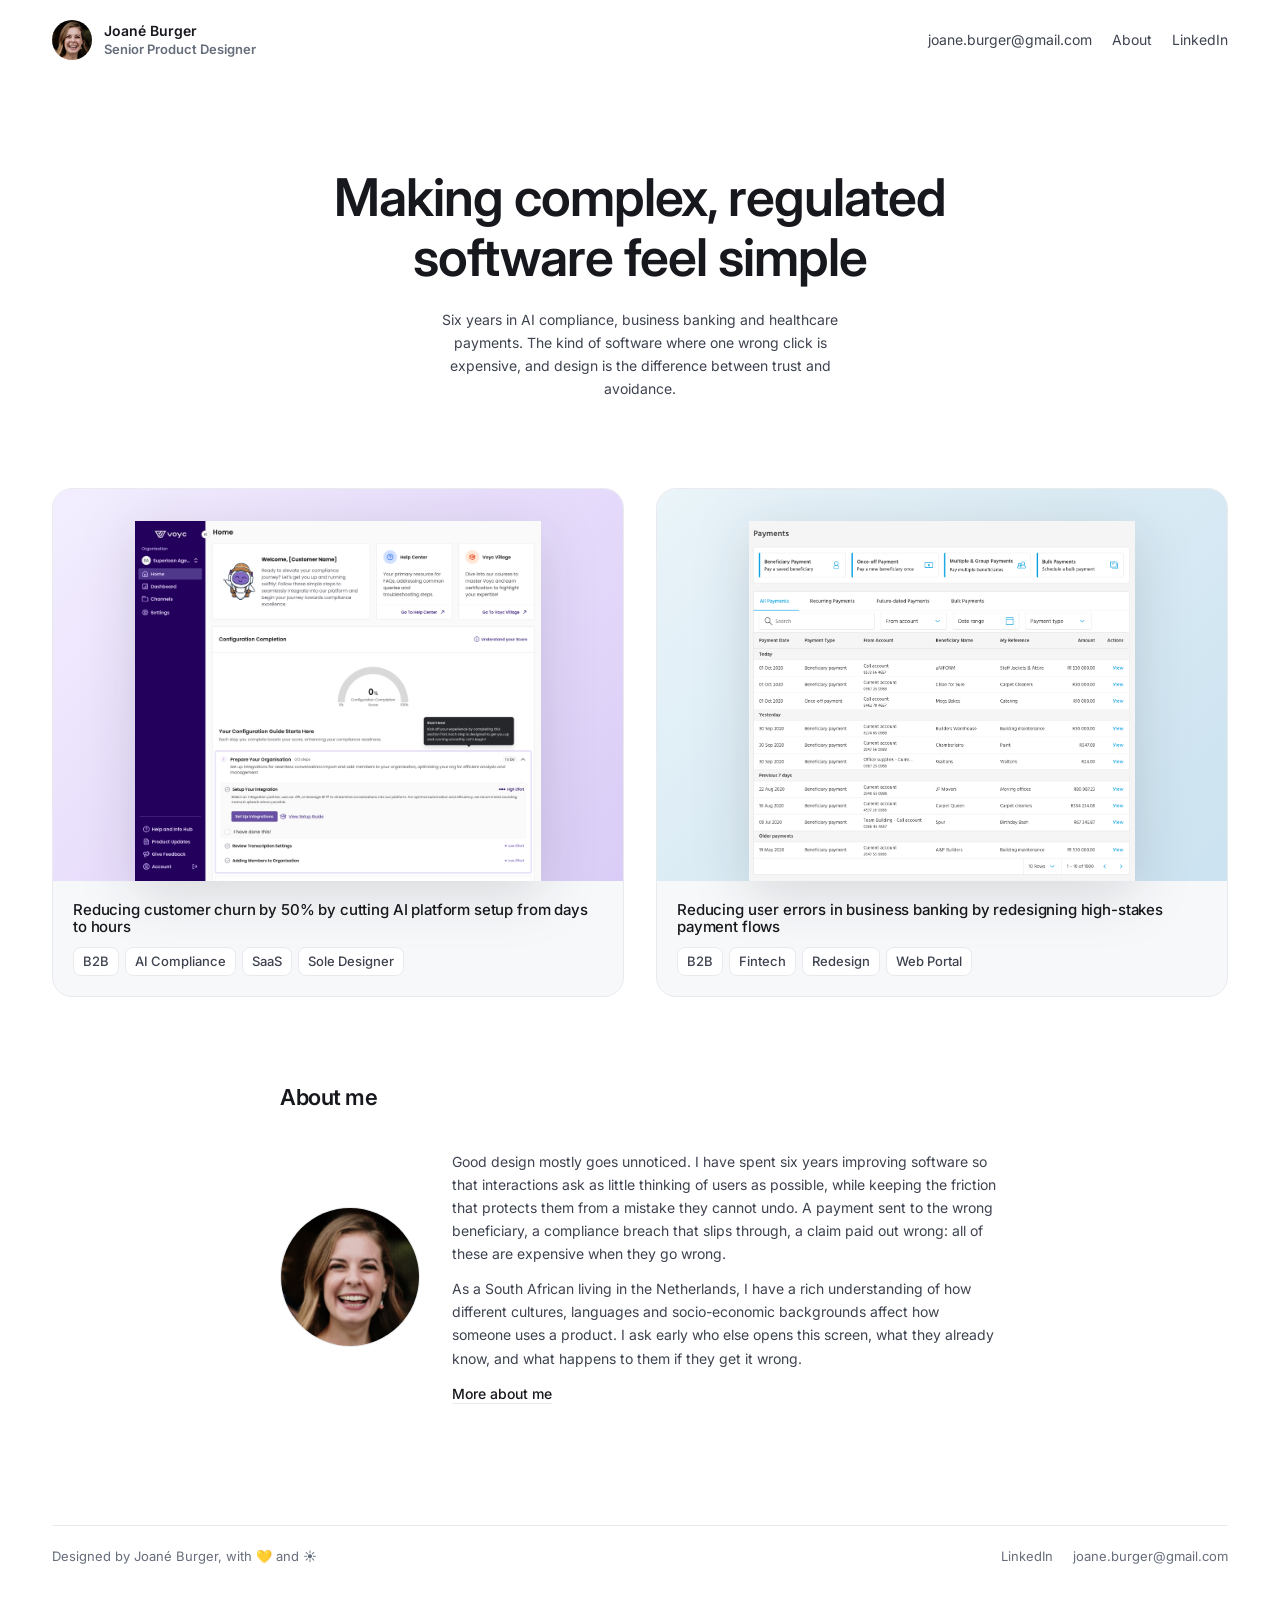
<file: index.html>
<!DOCTYPE html>
<html lang="en">
<head>
  <meta charset="UTF-8">
  <meta name="viewport" content="width=device-width, initial-scale=1.0">
  <title>Joané Burger, Senior Product Designer</title>
  <meta name="description" content="Senior product designer working on regulated software. Six years across AI compliance, business banking, and healthcare. Based in the Netherlands, EU-remote.">
  <link rel="preconnect" href="https://fonts.googleapis.com">
  <link rel="preconnect" href="https://fonts.gstatic.com" crossorigin>
  <link href="https://fonts.googleapis.com/css2?family=Inter:wght@400;500;600&display=swap" rel="stylesheet">
  <link rel="stylesheet" href="styles.css">
</head>
<body>

<div class="page">
  <div class="wrap">

    <!-- Top bar -->
    <header class="topbar">
      <a href="index.html" class="brand">
        <span class="brand-mark"><img src="images/portrait.png" alt="Joané Burger"></span>
        <span class="brand-text">
          <span class="name">Joané Burger</span>
          <span class="title">Senior Product Designer</span>
        </span>
      </a>
      <nav>
        <ul class="nav-links">
          <li><a href="mailto:joane.burger@gmail.com">joane.burger@gmail.com</a></li>
          <li><a href="about.html">About</a></li>
          <li><a href="https://www.linkedin.com/in/joane-burger-a52912117" target="_blank" rel="noopener">LinkedIn</a></li>
        </ul>
      </nav>
    </header>

    <!-- Hero -->
    <section class="hero">
      <h1>Making complex, regulated software feel simple</h1>
      <p class="lede">Six years in AI compliance, business banking and healthcare payments. The kind of software where one wrong click is expensive, and design is the difference between trust and avoidance.</p>
    </section>

    <!-- Work -->
    <section id="work">
      <div class="work-list">

        <!-- Voyc -->
        <a href="voyc.html" class="work-card">
          <div class="preview bg-cream">
            <img src="images/voyc-hero-dashboard.png" alt="Voyc onboarding dashboard showing the configuration checklist and completion score">
          </div>
          <div class="work-info">
            <h3>Reducing customer churn by 50% by cutting AI platform setup from days to hours</h3>
            <div class="tags">
              <span class="chip">B2B</span>
              <span class="chip">AI Compliance</span>
              <span class="chip">SaaS</span>
              <span class="chip">Sole Designer</span>
            </div>
          </div>
        </a>

        <!-- Capitec -->
        <a href="capitec.html" class="work-card">
          <div class="preview bg-sky">
            <img src="images/capitec-hero-multipayment.png" alt="Redesigned Capitec multiple payments screen with stepper flow and payment table">
          </div>
          <div class="work-info">
            <h3>Reducing user errors in business banking by redesigning high-stakes payment flows</h3>
            <div class="tags">
              <span class="chip">B2B</span>
              <span class="chip">Fintech</span>
              <span class="chip">Redesign</span>
              <span class="chip">Web Portal</span>
            </div>
          </div>
        </a>

      </div>
    </section>

    <!-- About -->
    <section class="home-about">
      <h2>About me</h2>
      <div class="about-row">
        <div class="about-portrait">
          <img src="images/portrait.png" alt="Portrait of Joané Burger">
        </div>
        <div class="about-text">
          <p>Good design mostly goes unnoticed. I have spent six years improving software so that interactions ask as little thinking of users as possible, while keeping the friction that protects them from a mistake they cannot undo. A payment sent to the wrong beneficiary, a compliance breach that slips through, a claim paid out wrong: all of these are expensive when they go wrong.</p>
          <p>As a South African living in the Netherlands, I have a rich understanding of how different cultures, languages and socio-economic backgrounds affect how someone uses a product. I ask early who else opens this screen, what they already know, and what happens to them if they get it wrong.</p>
          <a href="about.html" class="about-more">More about me</a>
        </div>
      </div>
    </section>

    <!-- Footer -->
    <footer class="footer">
      <div class="footer-meta">
        <span>Designed by Joané Burger, with 💛 and ☀️</span>
        <div class="links">
          <a href="https://www.linkedin.com/in/joane-burger-a52912117" target="_blank" rel="noopener">LinkedIn</a>
          <a href="mailto:joane.burger@gmail.com">joane.burger@gmail.com</a>
        </div>
      </div>
    </footer>

  </div>
</div>

<script src="script.js"></script>
</body>
</html>
</file>
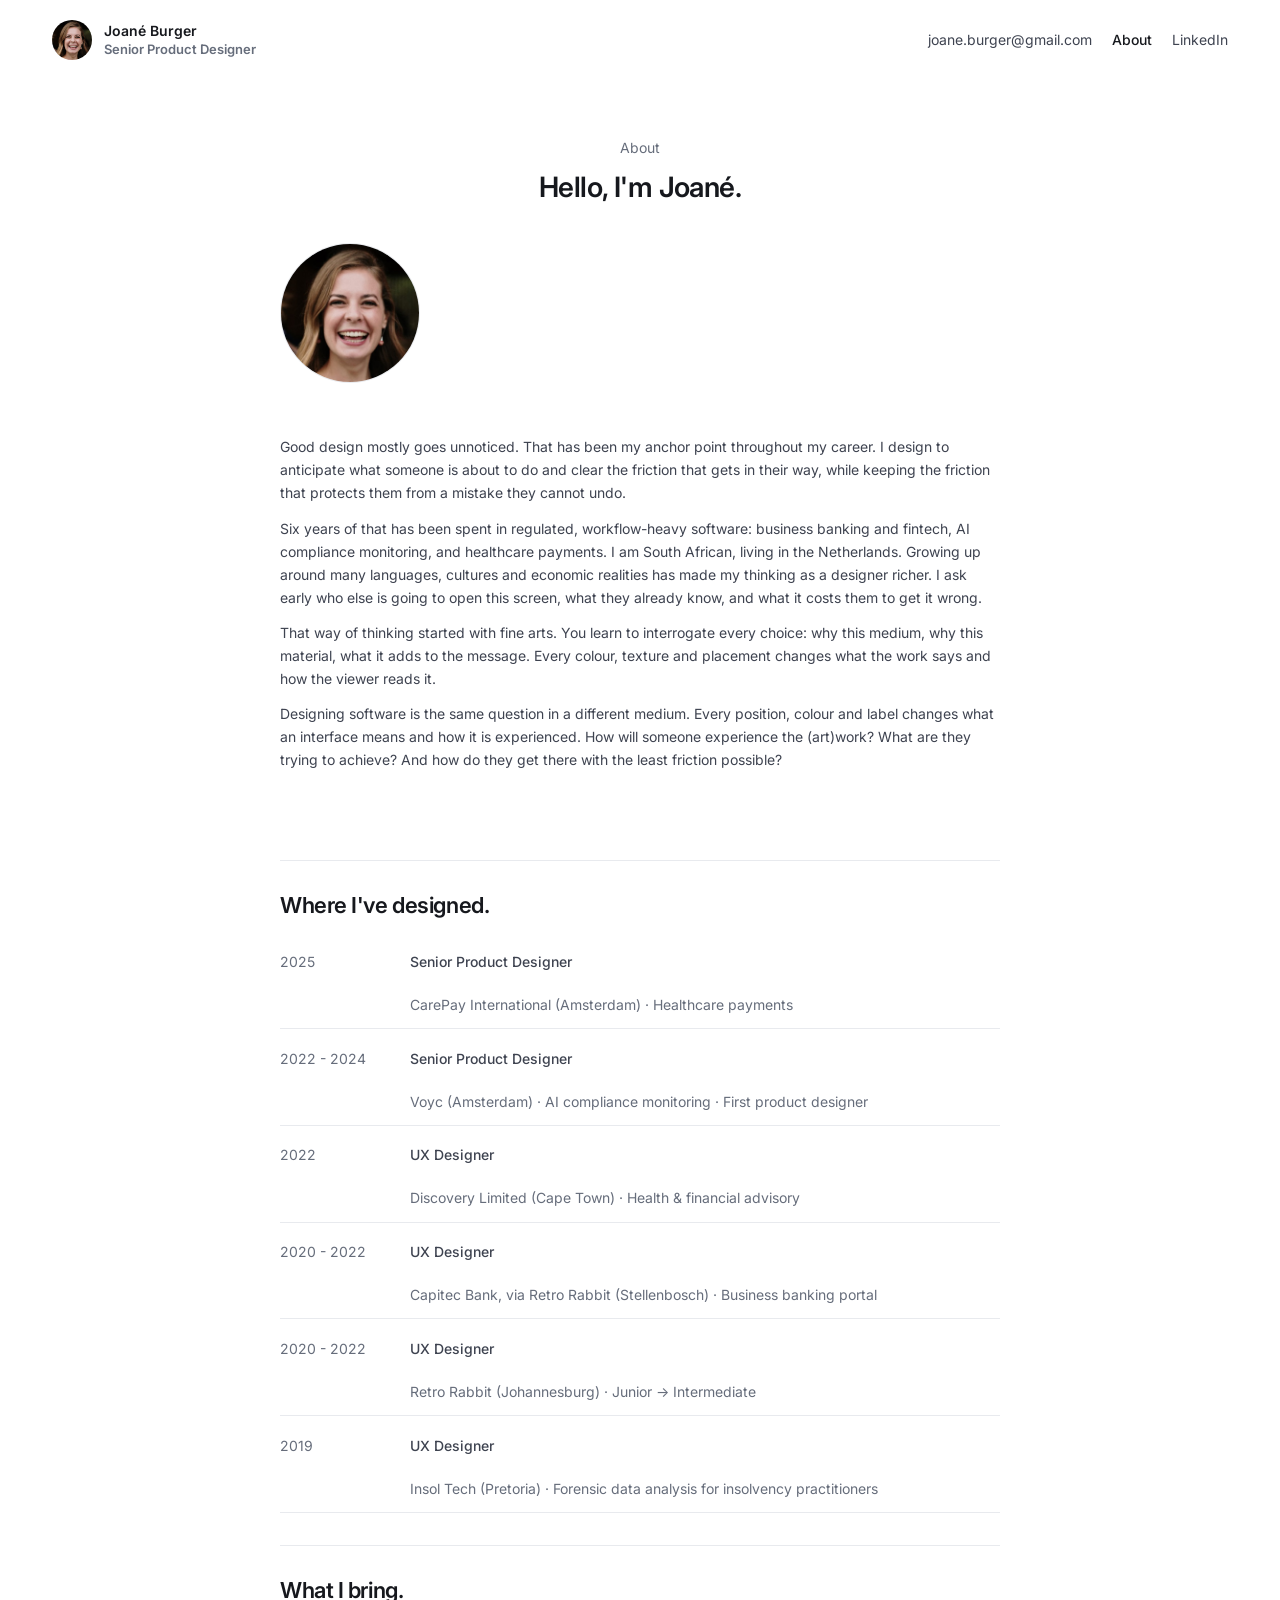
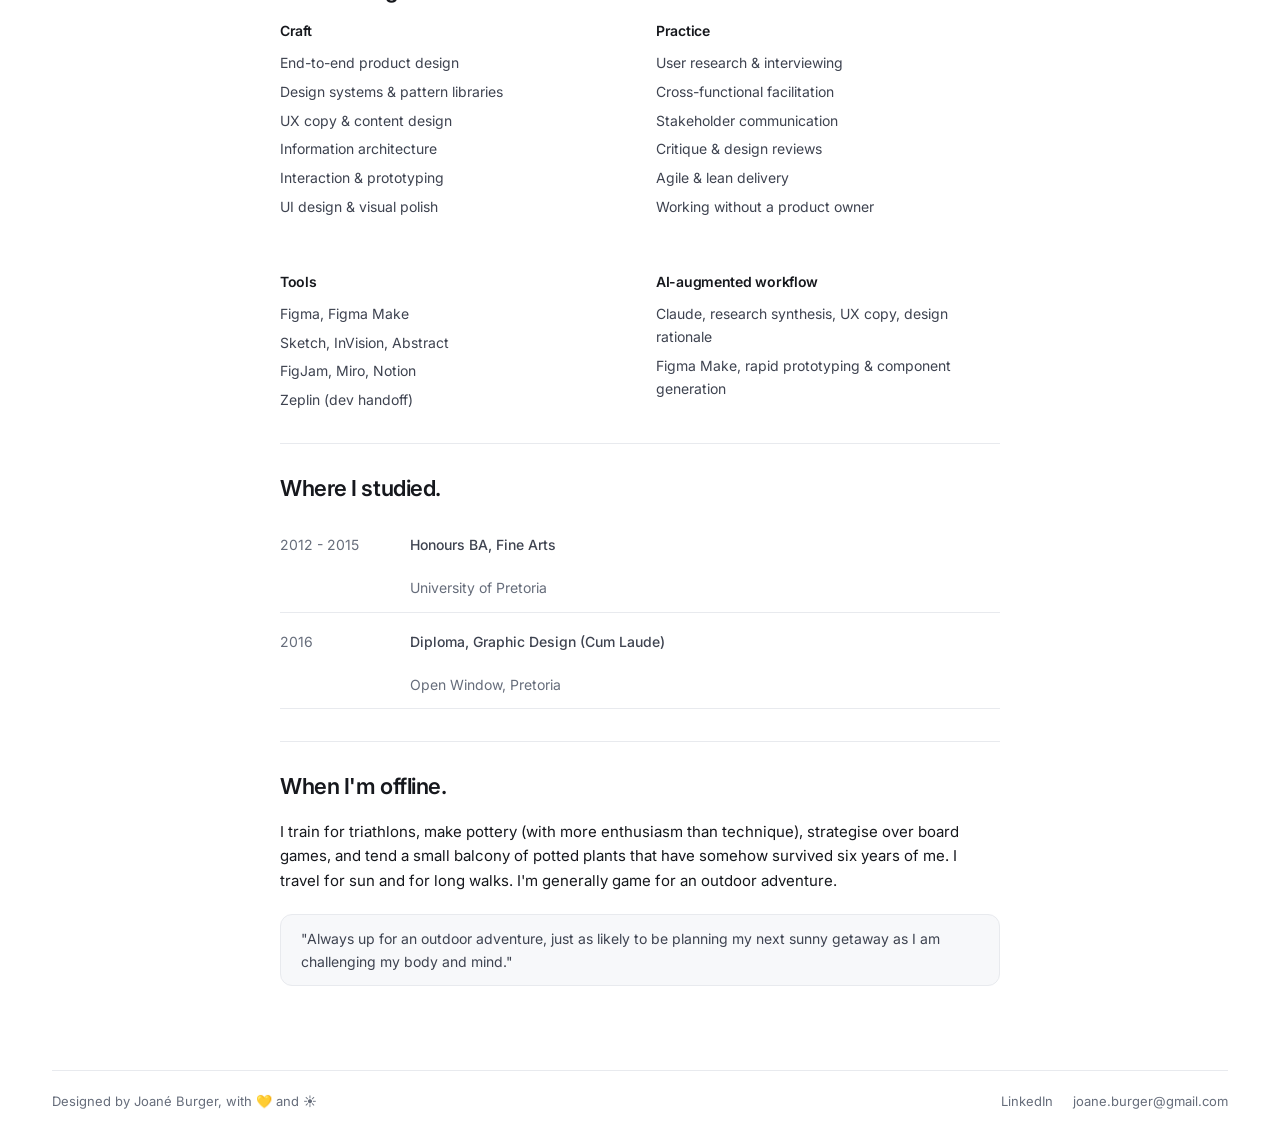
<file: about.html>
<!DOCTYPE html>
<html lang="en">
<head>
  <meta charset="UTF-8">
  <meta name="viewport" content="width=device-width, initial-scale=1.0">
  <title>About, Joané Burger</title>
  <meta name="description" content="About Joané Burger, senior product designer, fine-art background, six years in complex software. Based in the Netherlands.">
  <link rel="preconnect" href="https://fonts.googleapis.com">
  <link rel="preconnect" href="https://fonts.gstatic.com" crossorigin>
  <link href="https://fonts.googleapis.com/css2?family=Inter:wght@400;500;600&display=swap" rel="stylesheet">
  <link rel="stylesheet" href="styles.css">
</head>
<body>

<div class="page">
  <div class="wrap">

    <header class="topbar">
      <a href="index.html" class="brand">
        <span class="brand-mark"><img src="images/portrait.png" alt="Joané Burger"></span>
        <span class="brand-text">
          <span class="name">Joané Burger</span>
          <span class="title">Senior Product Designer</span>
        </span>
      </a>
      <nav>
        <ul class="nav-links">
          <li><a href="mailto:joane.burger@gmail.com">joane.burger@gmail.com</a></li>
          <li><a href="about.html" class="is-active">About</a></li>
          <li><a href="https://www.linkedin.com/in/joane-burger-a52912117" target="_blank" rel="noopener">LinkedIn</a></li>
        </ul>
      </nav>
    </header>

    <!-- Hero -->
    <section class="about-hero">
      <span class="label">About</span>
      <h1>Hello, I'm <em>Joané</em>.</h1>
    </section>

    <div class="about-grid" style="padding: 0 0 var(--sp-6);">
      <div class="about-portrait">
        <img src="images/portrait.png" alt="Portrait of Joané Burger">
      </div>
      <div class="about-body">
        <p>Good design mostly goes unnoticed. That has been my anchor point throughout my career. I design to anticipate what someone is about to do and clear the friction that gets in their way, while keeping the friction that protects them from a mistake they cannot undo.</p>
        <p>Six years of that has been spent in regulated, workflow-heavy software: business banking and fintech, AI compliance monitoring, and healthcare payments. I am South African, living in the Netherlands. Growing up around many languages, cultures and economic realities has made my thinking as a designer richer. I ask early who else is going to open this screen, what they already know, and what it costs them to get it wrong.</p>
        <p>That way of thinking started with fine arts. You learn to interrogate every choice: why this medium, why this material, what it adds to the message. Every colour, texture and placement changes what the work says and how the viewer reads it.</p>
        <p>Designing software is the same question in a different medium. Every position, colour and label changes what an interface means and how it is experienced. How will someone experience the (art)work? What are they trying to achieve? And how do they get there with the least friction possible?</p>
      </div>
    </div>

    <!-- Experience -->
    <section class="about-section">
      <h2>Where I've <em>designed.</em></h2>
      <ul class="xp-list">
        <li class="xp-item">
          <span class="years">2025</span>
          <div class="role">Senior Product <em>Designer</em></div>
          <div class="company">CarePay International (Amsterdam) · Healthcare payments</div>
        </li>
        <li class="xp-item">
          <span class="years">2022 - 2024</span>
          <div class="role">Senior Product <em>Designer</em></div>
          <div class="company">Voyc (Amsterdam) · AI compliance monitoring · First product designer</div>
        </li>
        <li class="xp-item">
          <span class="years">2022</span>
          <div class="role">UX Designer</div>
          <div class="company">Discovery Limited (Cape Town) · Health &amp; financial advisory</div>
        </li>
        <li class="xp-item">
          <span class="years">2020 - 2022</span>
          <div class="role">UX Designer</div>
          <div class="company">Capitec Bank, via Retro Rabbit (Stellenbosch) · Business banking portal</div>
        </li>
        <li class="xp-item">
          <span class="years">2020 - 2022</span>
          <div class="role">UX Designer</div>
          <div class="company">Retro Rabbit (Johannesburg) · Junior → Intermediate</div>
        </li>
        <li class="xp-item">
          <span class="years">2019</span>
          <div class="role">UX Designer</div>
          <div class="company">Insol Tech (Pretoria) · Forensic data analysis for insolvency practitioners</div>
        </li>
      </ul>
    </section>

    <!-- Skills & tools -->
    <section class="about-section">
      <h2>What I <em>bring.</em></h2>

      <div class="two-col">
        <div>
          <h3>Craft</h3>
          <ul>
            <li>End-to-end product design</li>
            <li>Design systems &amp; pattern libraries</li>
            <li>UX copy &amp; content design</li>
            <li>Information architecture</li>
            <li>Interaction &amp; prototyping</li>
            <li>UI design &amp; visual polish</li>
          </ul>
        </div>
        <div>
          <h3>Practice</h3>
          <ul>
            <li>User research &amp; interviewing</li>
            <li>Cross-functional facilitation</li>
            <li>Stakeholder communication</li>
            <li>Critique &amp; design reviews</li>
            <li>Agile &amp; lean delivery</li>
            <li>Working without a product owner</li>
          </ul>
        </div>
      </div>

      <div class="two-col" style="margin-top: var(--sp-5);">
        <div>
          <h3>Tools</h3>
          <ul>
            <li>Figma, Figma Make</li>
            <li>Sketch, InVision, Abstract</li>
            <li>FigJam, Miro, Notion</li>
            <li>Zeplin (dev handoff)</li>
          </ul>
        </div>
        <div>
          <h3>AI-augmented workflow</h3>
          <ul>
            <li>Claude, research synthesis, UX copy, design rationale</li>
            <li>Figma Make, rapid prototyping &amp; component generation</li>
          </ul>
        </div>
      </div>
    </section>

    <!-- Education -->
    <section class="about-section">
      <h2>Where I <em>studied.</em></h2>
      <ul class="xp-list">
        <li class="xp-item">
          <span class="years">2012 - 2015</span>
          <div class="role">Honours BA, <em>Fine Arts</em></div>
          <div class="company">University of Pretoria</div>
        </li>
        <li class="xp-item">
          <span class="years">2016</span>
          <div class="role">Diploma, <em>Graphic Design</em> (Cum Laude)</div>
          <div class="company">Open Window, Pretoria</div>
        </li>
      </ul>
    </section>

    <!-- Offline -->
    <section class="about-section">
      <h2>When I'm <em>offline.</em></h2>
      <p>I train for triathlons, make pottery (with more enthusiasm than technique), strategise over board games, and tend a small balcony of potted plants that have somehow survived six years of me. I travel for sun and for long walks. I'm generally game for an outdoor adventure.</p>
      <div class="offline-banner">
        <p>"Always up for an outdoor adventure, just as likely to be planning my next sunny getaway as I am challenging my body and mind."</p>
      </div>
    </section>

    <!-- Footer -->
    <footer class="footer">
      <div class="footer-meta">
        <span>Designed by Joané Burger, with 💛 and ☀️</span>
        <div class="links">
          <a href="https://www.linkedin.com/in/joane-burger-a52912117" target="_blank" rel="noopener">LinkedIn</a>
          <a href="mailto:joane.burger@gmail.com">joane.burger@gmail.com</a>
        </div>
      </div>
    </footer>

  </div>
</div>

<script src="script.js"></script>
</body>
</html>
</file>
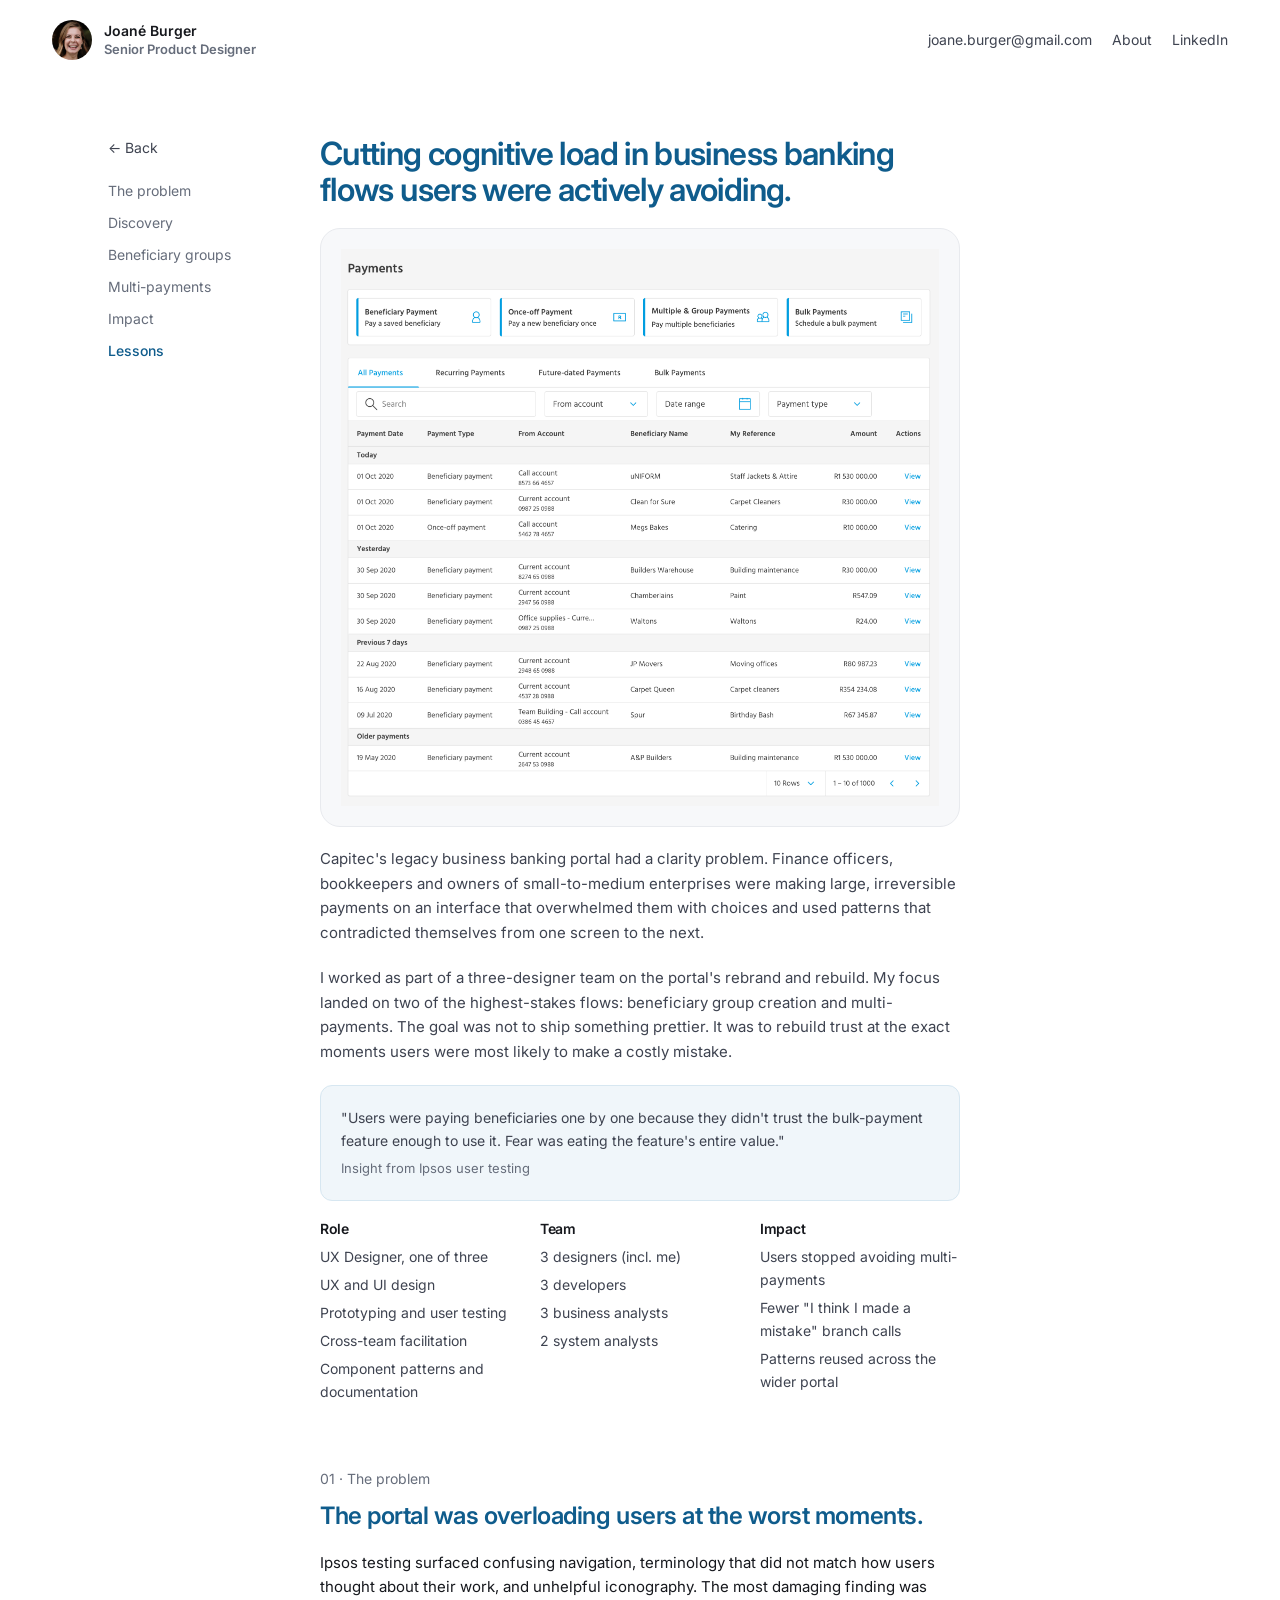
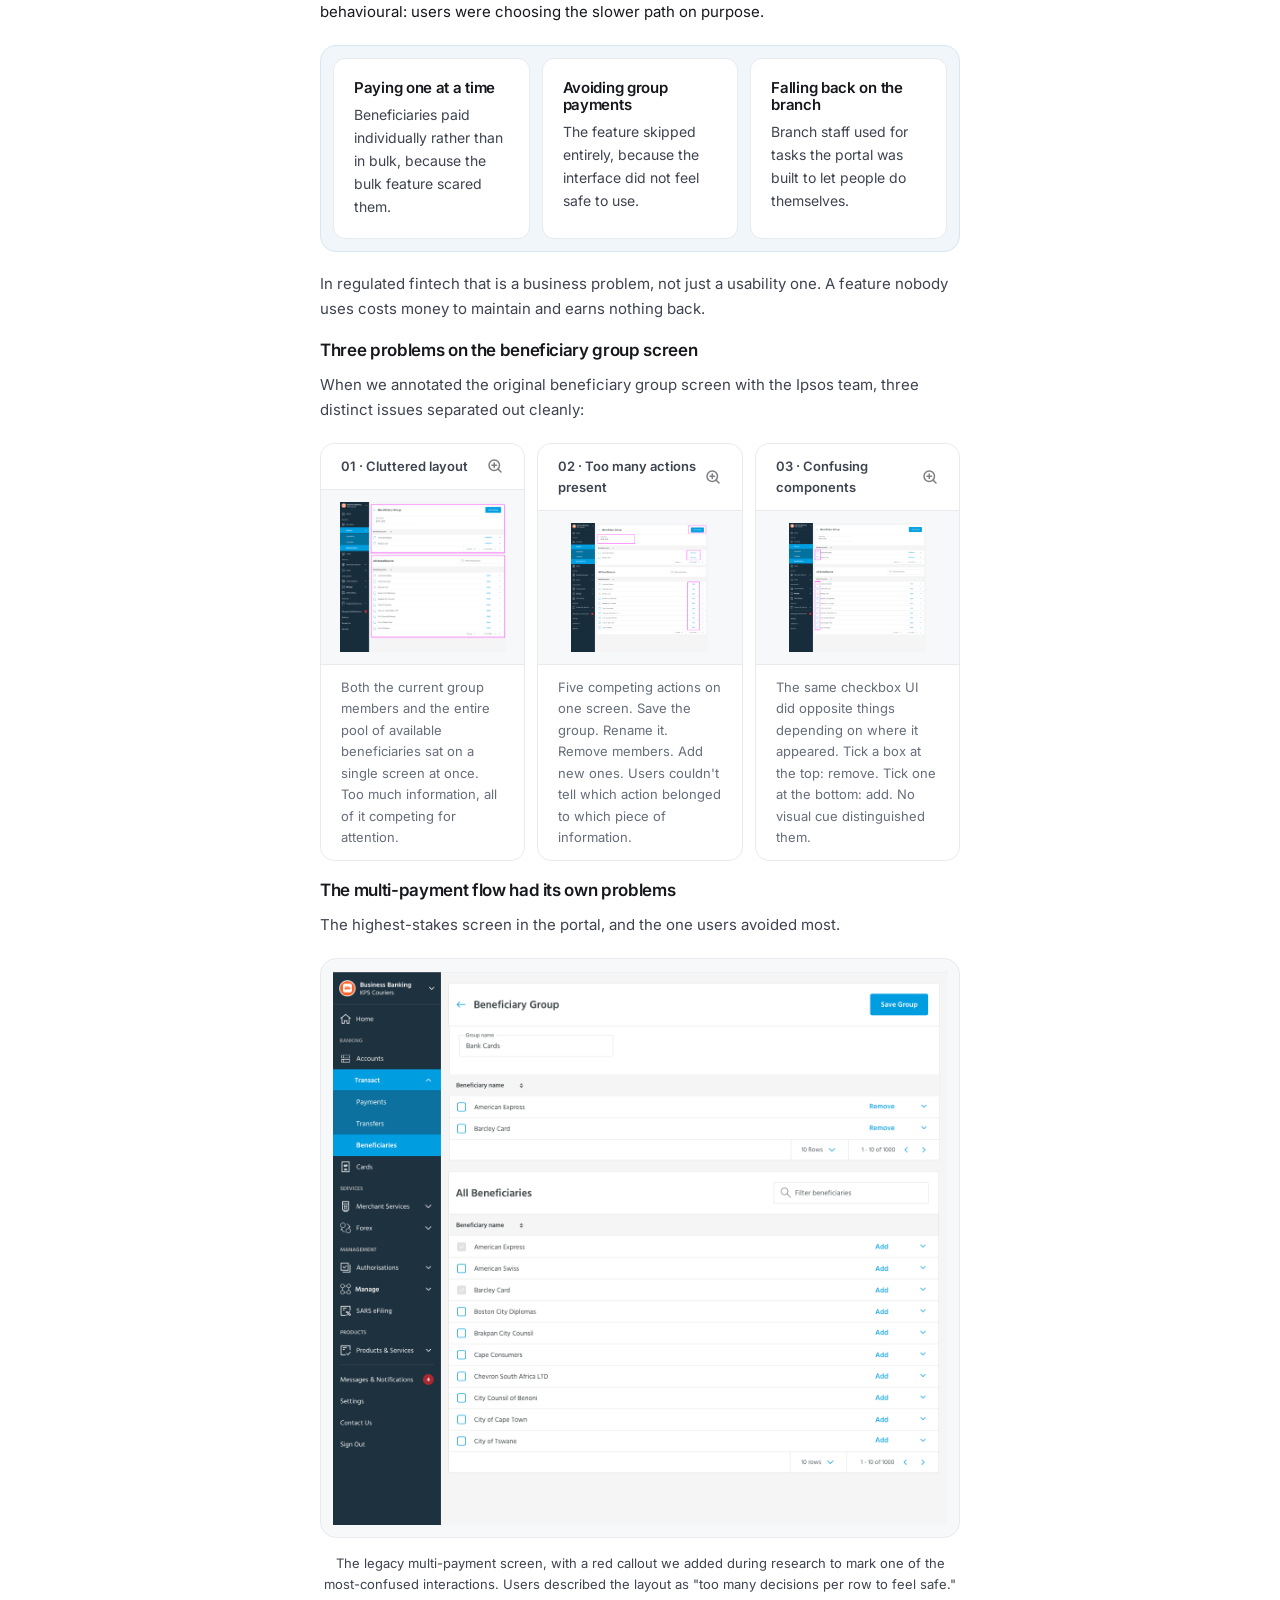
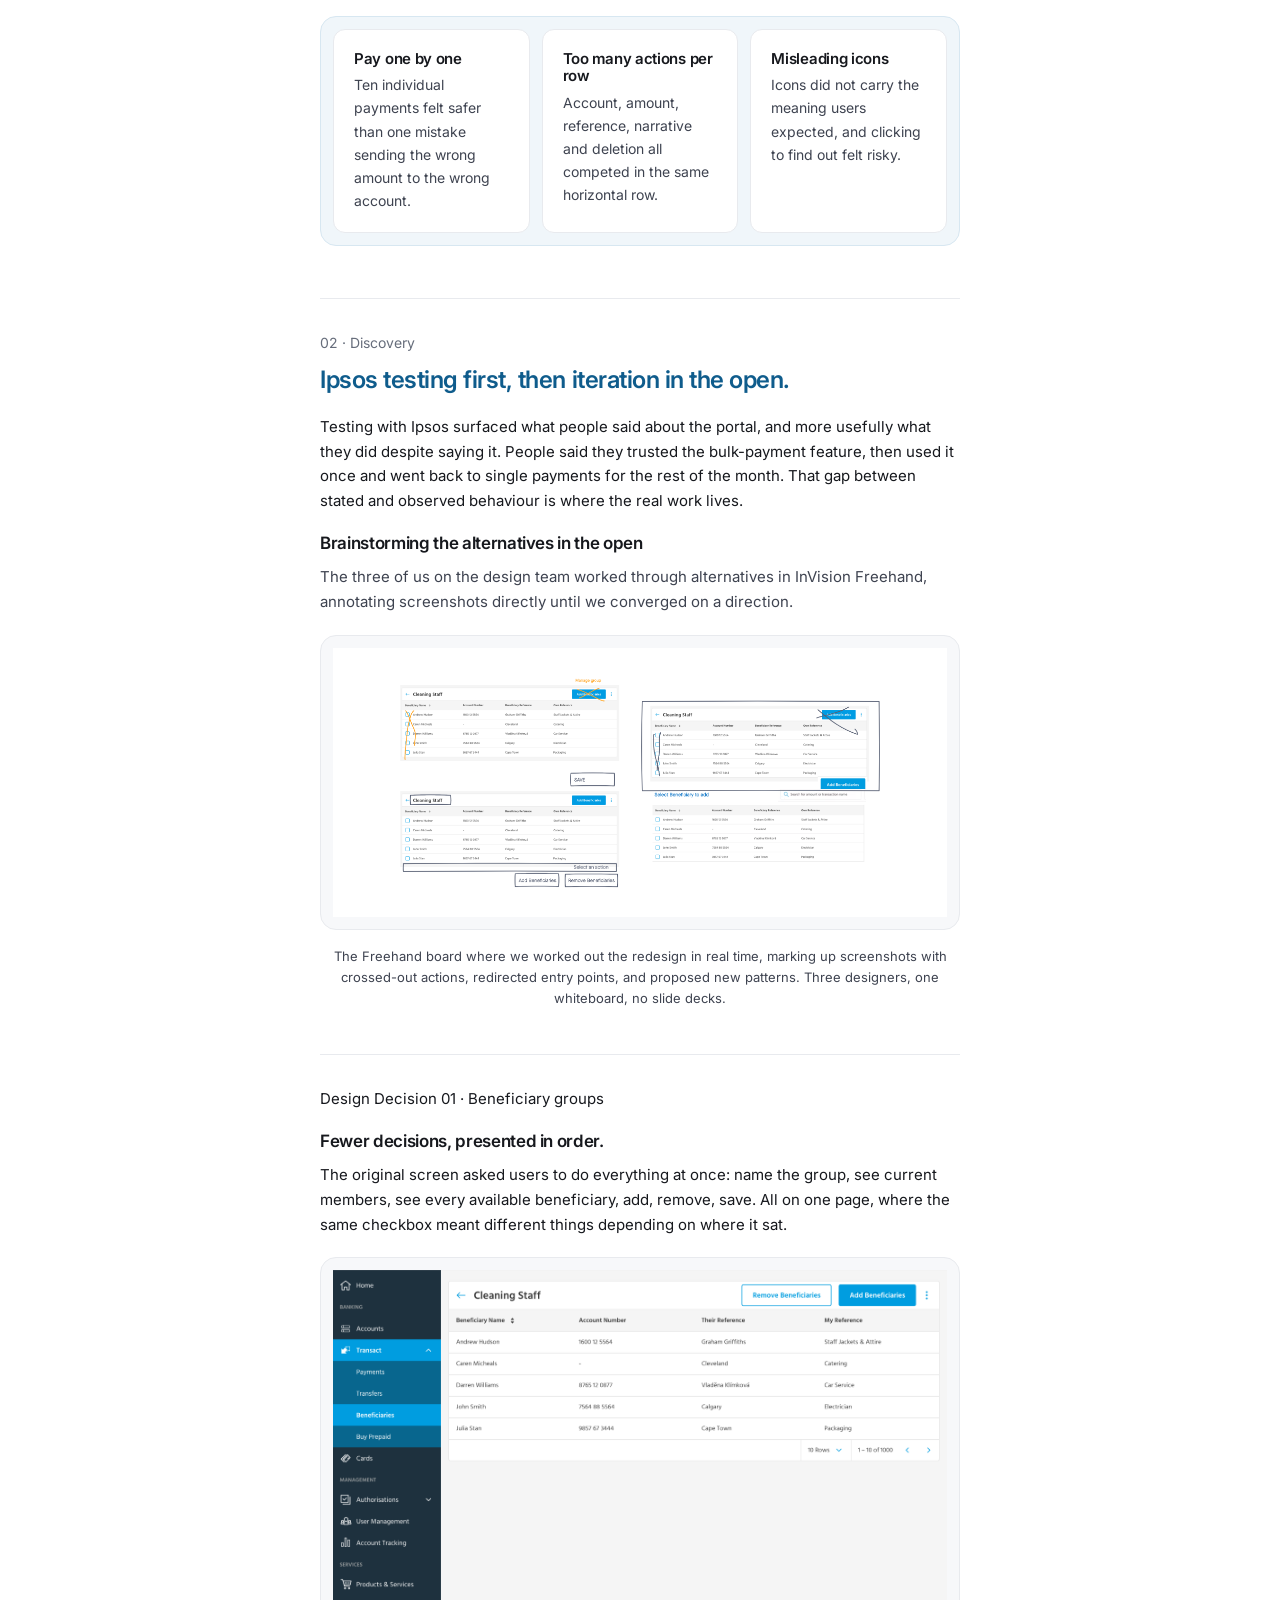
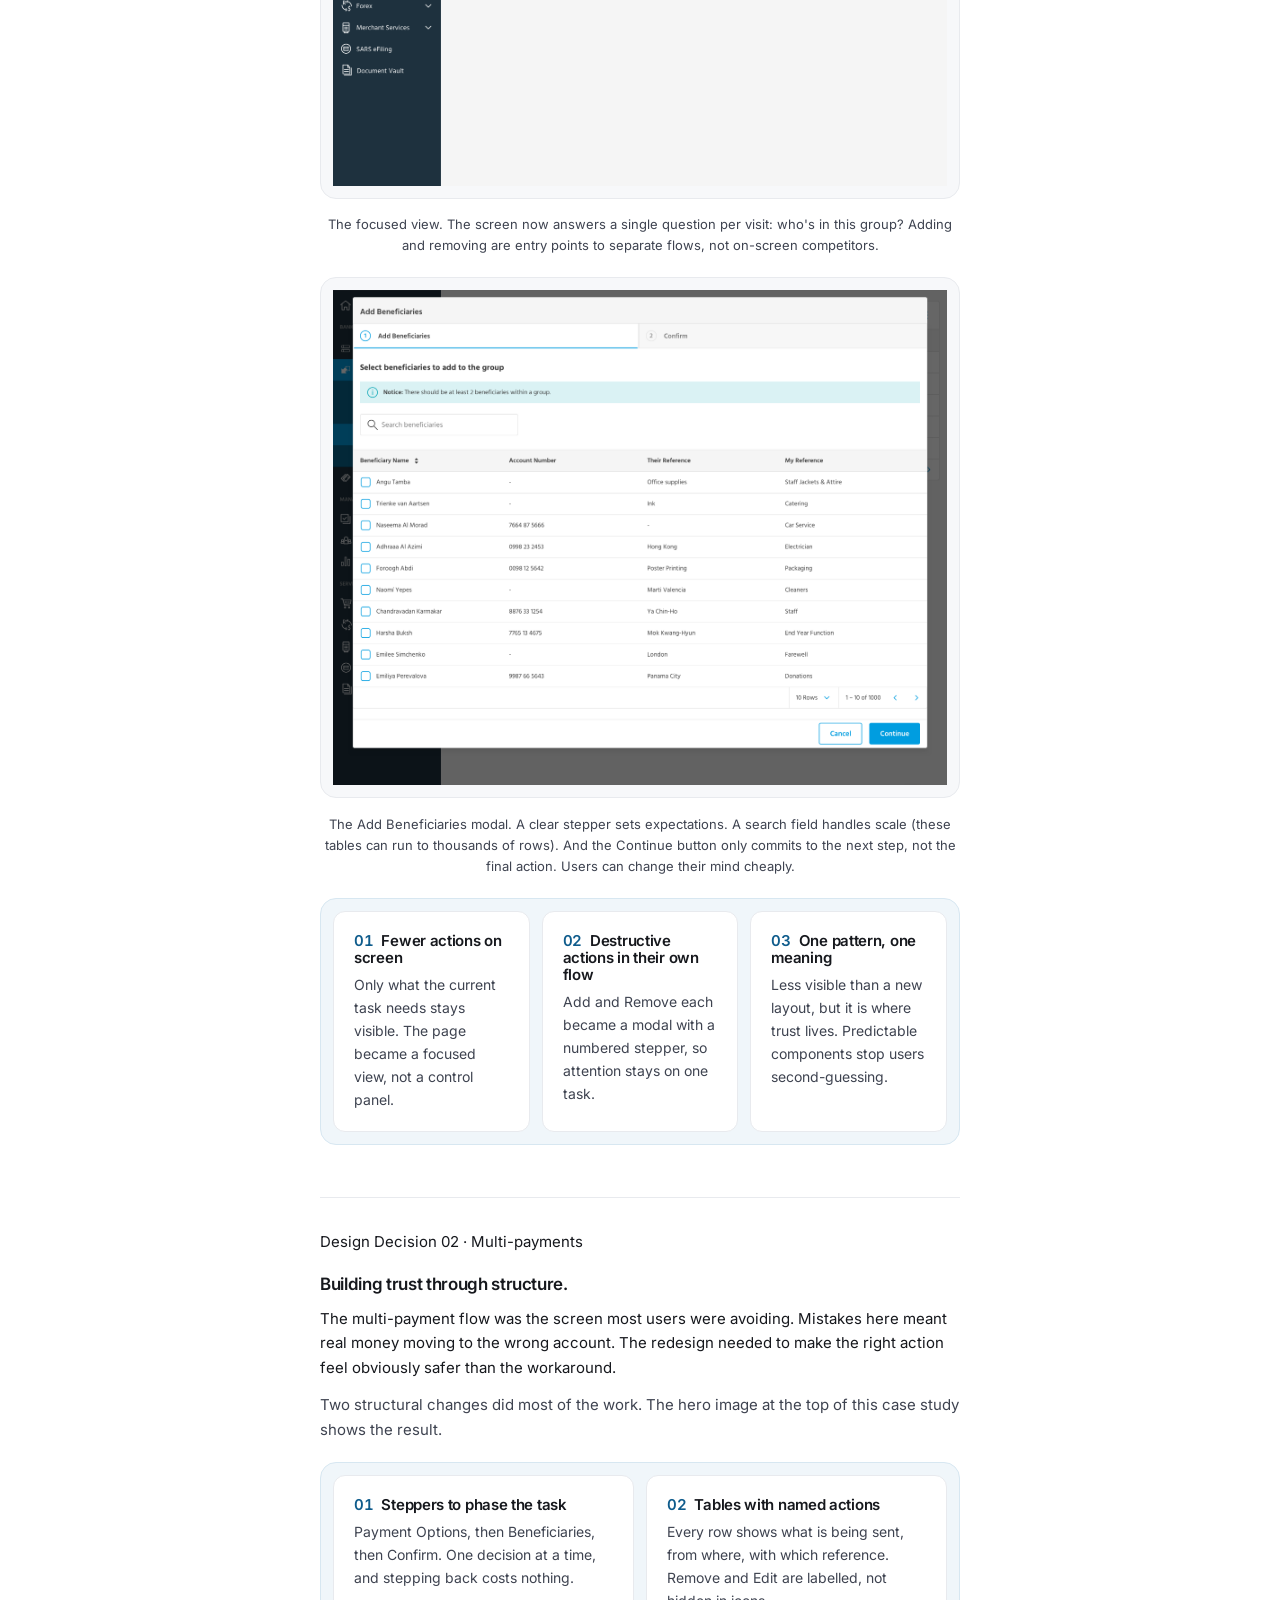
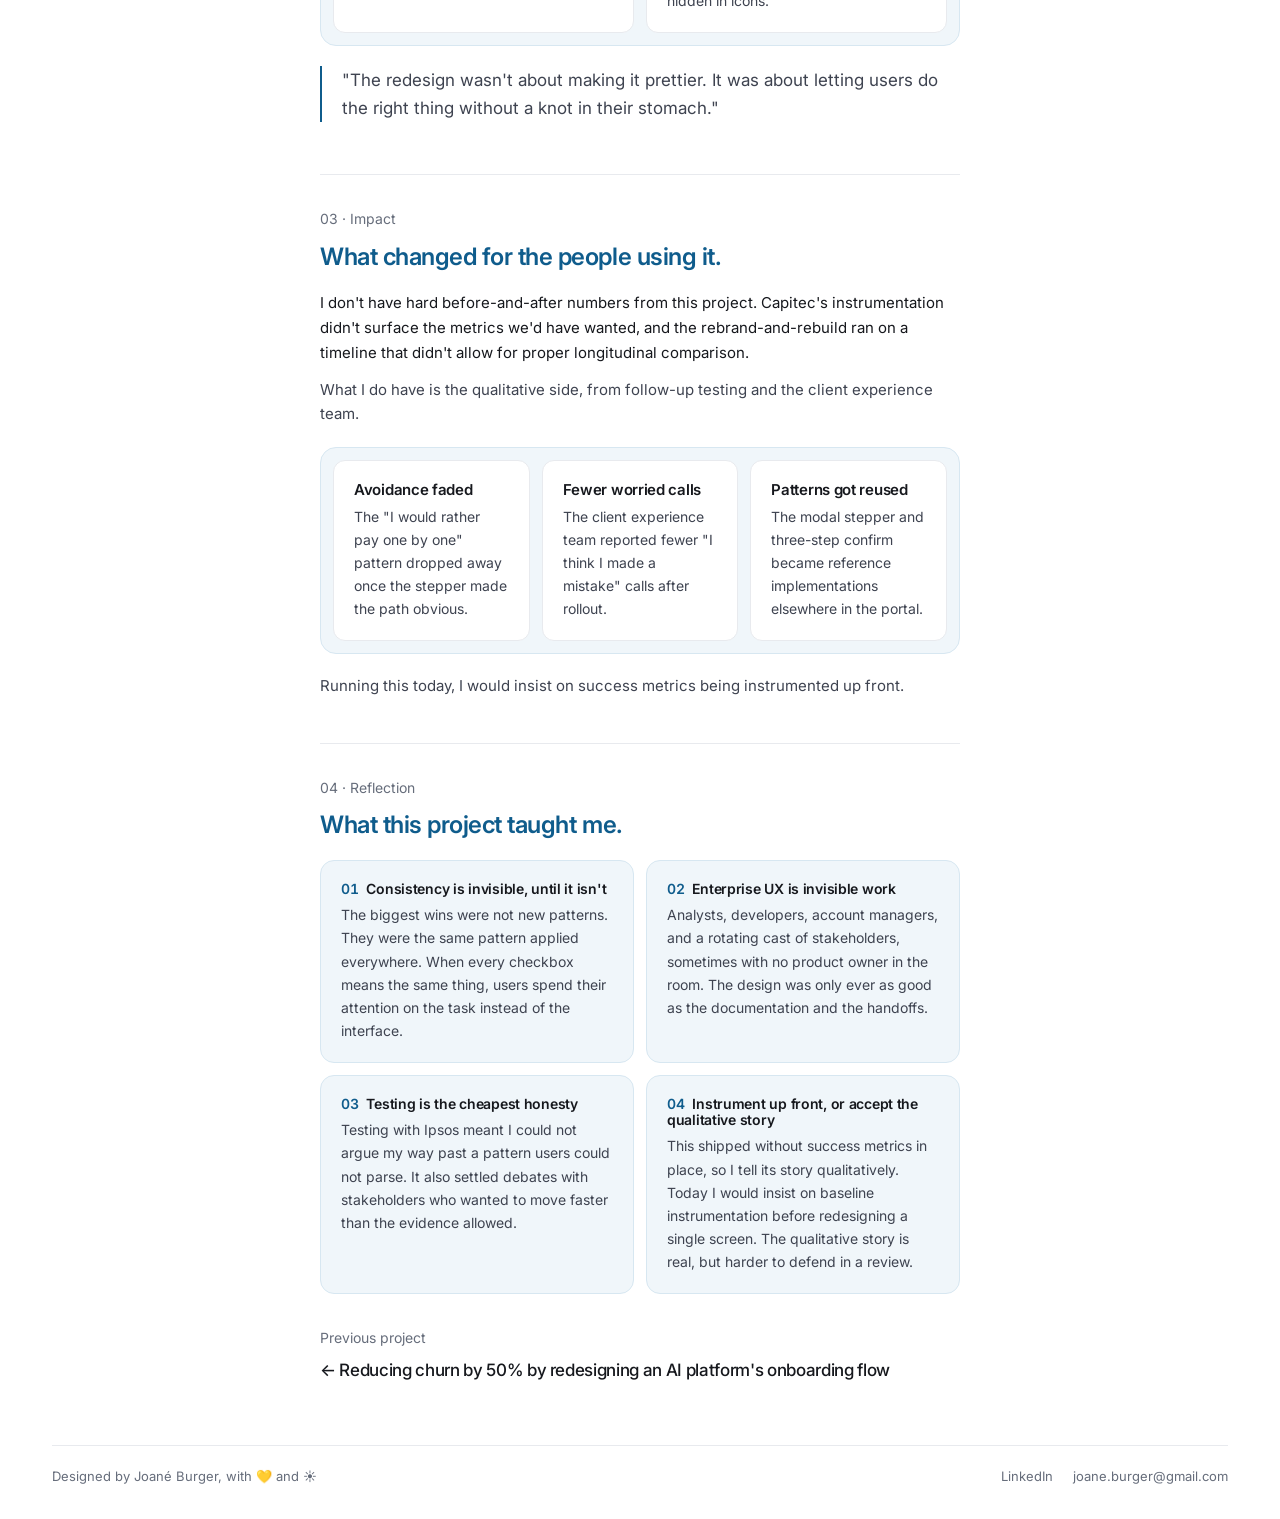
<file: capitec.html>
<!DOCTYPE html>
<html lang="en">
<head>
  <meta charset="UTF-8">
  <meta name="viewport" content="width=device-width, initial-scale=1.0">
  <title>Capitec · Beneficiary group redesign, Joané Burger</title>
  <meta name="description" content="Case study: redesigning Capitec's business banking flows to reduce cognitive load and rebuild trust in features users were avoiding.">
  <link rel="preconnect" href="https://fonts.googleapis.com">
  <link rel="preconnect" href="https://fonts.gstatic.com" crossorigin>
  <link href="https://fonts.googleapis.com/css2?family=Inter:wght@400;500;600&display=swap" rel="stylesheet">
  <link rel="stylesheet" href="styles.css">
</head>
<body class="case-capitec">

<div class="page">
  <div class="wrap">

    <header class="topbar">
      <a href="index.html" class="brand">
        <span class="brand-mark"><img src="images/portrait.png" alt="Joané Burger"></span>
        <span class="brand-text">
          <span class="name">Joané Burger</span>
          <span class="title">Senior Product Designer</span>
        </span>
      </a>
      <nav>
        <ul class="nav-links">
          <li><a href="mailto:joane.burger@gmail.com">joane.burger@gmail.com</a></li>
          <li><a href="about.html">About</a></li>
          <li><a href="https://www.linkedin.com/in/joane-burger-a52912117" target="_blank" rel="noopener">LinkedIn</a></li>
        </ul>
      </nav>
    </header>

    <div class="cs-layout">

      <!-- Sticky left nav -->
      <aside class="cs-nav">
        <a href="index.html" class="back">← Back</a>
        <span class="nav-label">On this page</span>
        <ol>
          <li><a href="#problem">The problem</a></li>
          <li><a href="#discovery">Discovery</a></li>
          <li><a href="#decision-1">Beneficiary groups</a></li>
          <li><a href="#decision-2">Multi-payments</a></li>
          <li><a href="#impact">Impact</a></li>
          <li><a href="#lessons">Lessons</a></li>
        </ol>
      </aside>

      <main class="cs-main">

        <!-- Header -->
        <section class="cs-header">
          <h1>Cutting <em>cognitive load</em> in business banking flows users were actively avoiding.</h1>
          <div class="cs-hero-img">
            <img src="images/capitec-hero-multipayment.png" alt="Final redesigned multi-payment flow showing a three-step stepper (Payment Options, Beneficiaries, Confirm) with a clear table of beneficiaries, account selection per row, individual amounts, and explicitly-labelled Remove and Edit actions. Total of R89 000.00 shown in the corner.">
          </div>
          <p class="tagline">Capitec's legacy business banking portal had a clarity problem. Finance officers, bookkeepers and owners of small-to-medium enterprises were making large, irreversible payments on an interface that overwhelmed them with choices and used patterns that contradicted themselves from one screen to the next.</p>
          <p class="tagline">I worked as part of a three-designer team on the portal's rebrand and rebuild. My focus landed on two of the highest-stakes flows: beneficiary group creation and multi-payments. The goal was not to ship something prettier. It was to rebuild trust at the exact moments users were most likely to make a costly mistake.</p>
          <div class="opener-quote">
            <p>"Users were paying beneficiaries one by one because they didn't trust the bulk-payment feature enough to use it. Fear was eating the feature's entire value."</p>
            <span class="who">Insight from Ipsos user testing</span>
          </div>
        </section>

        <!-- Project meta grid -->
        <div class="proj-meta">
          <div>
            <h4>Role</h4>
            <ul>
              <li>UX Designer, one of three</li>
              <li>UX and UI design</li>
              <li>Prototyping and user testing</li>
              <li>Cross-team facilitation</li>
              <li>Component patterns and documentation</li>
            </ul>
          </div>
          <div>
            <h4>Team</h4>
            <ul>
              <li>3 designers (incl. me)</li>
              <li>3 developers</li>
              <li>3 business analysts</li>
              <li>2 system analysts</li>
            </ul>
          </div>
          <div>
            <h4>Impact</h4>
            <ul>
              <li>Users stopped avoiding multi-payments</li>
              <li>Fewer "I think I made a mistake" branch calls</li>
              <li>Patterns reused across the wider portal</li>
            </ul>
          </div>
        </div>

        <!-- Hero image -->
        <!-- Overview -->
        <!-- Problem -->
        <section id="problem" class="cs-section">
          <span class="eyebrow">01 · The problem</span>
          <h2>The portal was overloading users at the <em>worst</em> moments.</h2>
          <p class="lead">Ipsos testing surfaced confusing navigation, terminology that did not match how users thought about their work, and unhelpful iconography. The most damaging finding was behavioural: users were choosing the slower path on purpose.</p>

          <div class="callouts">
            <div class="callout">
              <h4>Paying one at a time</h4>
              <p>Beneficiaries paid individually rather than in bulk, because the bulk feature scared them.</p>
            </div>
            <div class="callout">
              <h4>Avoiding group payments</h4>
              <p>The feature skipped entirely, because the interface did not feel safe to use.</p>
            </div>
            <div class="callout">
              <h4>Falling back on the branch</h4>
              <p>Branch staff used for tasks the portal was built to let people do themselves.</p>
            </div>
          </div>

          <p>In regulated fintech that is a business problem, not just a usability one. A feature nobody uses costs money to maintain and earns nothing back.</p>

          <h3>Three problems on the beneficiary group screen</h3>
          <p>When we annotated the original beneficiary group screen with the Ipsos team, three distinct issues separated out cleanly:</p>

          <!-- Three-image triptych: the three problem annotations -->
          <div class="figure-grid is-three">
            <div class="ba-card">
              <div class="ba-label">01 · Cluttered layout</div>
              <div class="ba-image contain">
                <img src="images/capitec-beneficiary-cluttered.png" alt="The original beneficiary group screen with two large pink boxes drawn around the upper panel (current group members) and the lower panel (all beneficiaries available to add), showing both panels visible on a single screen at the same time">
              </div>
              <div class="ba-caption">Both the current group members and the entire pool of available beneficiaries sat on a single screen at once. Too much information, all of it competing for attention.</div>
            </div>
            <div class="ba-card">
              <div class="ba-label">02 · Too many actions present</div>
              <div class="ba-image contain">
                <img src="images/capitec-beneficiary-too-many-actions.png" alt="The same beneficiary group screen with five separate pink boxes drawn around different action surfaces: Save Group button, Group name field, two Remove buttons, and the entire Add column on the lower panel">
              </div>
              <div class="ba-caption">Five competing actions on one screen. Save the group. Rename it. Remove members. Add new ones. Users couldn't tell which action belonged to which piece of information.</div>
            </div>
            <div class="ba-card">
              <div class="ba-label">03 · Confusing components</div>
              <div class="ba-image contain">
                <img src="images/capitec-beneficiary-confusing-components.png" alt="The same screen with pink boxes around the two checkbox columns: one above and one below. The annotation highlights that identical checkbox UI in the upper panel removed beneficiaries while the same UI in the lower panel added them">
              </div>
              <div class="ba-caption">The same checkbox UI did opposite things depending on where it appeared. Tick a box at the top: remove. Tick one at the bottom: add. No visual cue distinguished them.</div>
            </div>
          </div>

          <h3>The multi-payment flow had its own problems</h3>
          <p>The highest-stakes screen in the portal, and the one users avoided most.</p>

          <div class="figure">
            <img src="images/capitec-multipayment-before.png" alt="The legacy multi-payment screen in the original navy and red branding, showing rows of payments with separate fields for Payment From, Beneficiary, Reference, Amount, and Statement Narrative, and a red callout pointing at one of the From-account fields explaining 'Select an account if payment for the beneficiary to be from a different account'">
          </div>
          <p class="figure-caption">The legacy multi-payment screen, with a red callout we added during research to mark one of the most-confused interactions. Users described the layout as "too many decisions per row to feel safe."</p>

          <div class="callouts">
            <div class="callout">
              <h4>Pay one by one</h4>
              <p>Ten individual payments felt safer than one mistake sending the wrong amount to the wrong account.</p>
            </div>
            <div class="callout">
              <h4>Too many actions per row</h4>
              <p>Account, amount, reference, narrative and deletion all competed in the same horizontal row.</p>
            </div>
            <div class="callout">
              <h4>Misleading icons</h4>
              <p>Icons did not carry the meaning users expected, and clicking to find out felt risky.</p>
            </div>
          </div>
        </section>

        <!-- Discovery -->
        <section id="discovery" class="cs-section">
          <span class="eyebrow">02 · Discovery</span>
          <h2>Ipsos testing first, then iteration in the open.</h2>
          <p class="lead">Testing with Ipsos surfaced what people said about the portal, and more usefully what they did despite saying it. People said they trusted the bulk-payment feature, then used it once and went back to single payments for the rest of the month. That gap between stated and observed behaviour is where the real work lives.</p>

          <h3>Brainstorming the alternatives in the open</h3>
          <p>The three of us on the design team worked through alternatives in InVision Freehand, annotating screenshots directly until we converged on a direction.</p>

          <div class="figure">
            <img src="images/capitec-brainstorming.png" alt="An InVision Freehand whiteboard showing three iterations of the redesigned beneficiary group screen, with handwritten annotations: 'Manage group' added in orange, 'Add Beneficiaries' button crossed out, 'SAVE' label added in dark grey, 'Select an action' annotated below the table, and 'Add Beneficiaries / Remove Beneficiaries' shown as separate options at the bottom of one variant">
          </div>
          <p class="figure-caption">The Freehand board where we worked out the redesign in real time, marking up screenshots with crossed-out actions, redirected entry points, and proposed new patterns. Three designers, one whiteboard, no slide decks.</p>
        </section>

        <!-- DESIGN DECISION 1: Beneficiary groups -->
        <section id="decision-1" class="cs-section solution">
          <span class="label">Design Decision 01 · Beneficiary groups</span>
          <h3>Fewer decisions, presented in <em>order.</em></h3>
          <p class="lead">The original screen asked users to do everything at once: name the group, see current members, see every available beneficiary, add, remove, save. All on one page, where the same checkbox meant different things depending on where it sat.</p>

          <div class="figure is-wide">
            <img src="images/capitec-beneficiary-focused.png" alt="The redesigned focused view of a beneficiary group called Cleaning Staff, showing a clean table of five beneficiaries with columns for Beneficiary Name, Account Number, Their Reference, and My Reference. Two prominent buttons at the top: outlined Remove Beneficiaries and primary Add Beneficiaries. The clutter and competing actions of the original are gone.">
          </div>
          <p class="figure-caption">The focused view. The screen now answers a single question per visit: who's in this group? Adding and removing are entry points to separate flows, not on-screen competitors.</p>

          <div class="figure is-wide">
            <img src="images/capitec-beneficiary-modals.png" alt="The Add Beneficiaries modal dialog, showing a two-step stepper at the top (1 Add Beneficiaries highlighted, 2 Confirm grey), a notice explaining there should be at least 2 beneficiaries within a group, a search field, and a scrollable table of available beneficiaries with checkboxes. Cancel and Continue buttons at the bottom right.">
          </div>
          <p class="figure-caption">The Add Beneficiaries modal. A clear stepper sets expectations. A search field handles scale (these tables can run to thousands of rows). And the Continue button only commits to the next step, not the final action. Users can change their mind cheaply.</p>

          <div class="callouts">
            <div class="callout">
              <h4><span class="num">01</span>Fewer actions on screen</h4>
              <p>Only what the current task needs stays visible. The page became a focused view, not a control panel.</p>
            </div>
            <div class="callout">
              <h4><span class="num">02</span>Destructive actions in their own flow</h4>
              <p>Add and Remove each became a modal with a numbered stepper, so attention stays on one task.</p>
            </div>
            <div class="callout">
              <h4><span class="num">03</span>One pattern, one meaning</h4>
              <p>Less visible than a new layout, but it is where trust lives. Predictable components stop users second-guessing.</p>
            </div>
          </div>
        </section>

        <!-- DESIGN DECISION 2: Multi-payments -->
        <section id="decision-2" class="cs-section solution">
          <span class="label">Design Decision 02 · Multi-payments</span>
          <h3>Building trust through <em>structure.</em></h3>
          <p class="lead">The multi-payment flow was the screen most users were avoiding. Mistakes here meant real money moving to the wrong account. The redesign needed to make the right action feel obviously safer than the workaround.</p>

          <p>Two structural changes did most of the work. The hero image at the top of this case study shows the result.</p>

          <div class="callouts">
            <div class="callout">
              <h4><span class="num">01</span>Steppers to phase the task</h4>
              <p>Payment Options, then Beneficiaries, then Confirm. One decision at a time, and stepping back costs nothing.</p>
            </div>
            <div class="callout">
              <h4><span class="num">02</span>Tables with named actions</h4>
              <p>Every row shows what is being sent, from where, with which reference. Remove and Edit are labelled, not hidden in icons.</p>
            </div>
          </div>

          <div class="pull">
            <p>"The redesign wasn't about making it prettier. It was about letting users do the right thing without a knot in their stomach."</p>
          </div>
        </section>

        <!-- IMPACT -->
        <section id="impact" class="cs-section">
          <span class="eyebrow">03 · Impact</span>
          <h2>What changed for the people using it.</h2>
          <p class="lead">I don't have hard before-and-after numbers from this project. Capitec's instrumentation didn't surface the metrics we'd have wanted, and the rebrand-and-rebuild ran on a timeline that didn't allow for proper longitudinal comparison.</p>
          <p>What I do have is the qualitative side, from follow-up testing and the client experience team.</p>

          <div class="callouts">
            <div class="callout">
              <h4>Avoidance faded</h4>
              <p>The "I would rather pay one by one" pattern dropped away once the stepper made the path obvious.</p>
            </div>
            <div class="callout">
              <h4>Fewer worried calls</h4>
              <p>The client experience team reported fewer "I think I made a mistake" calls after rollout.</p>
            </div>
            <div class="callout">
              <h4>Patterns got reused</h4>
              <p>The modal stepper and three-step confirm became reference implementations elsewhere in the portal.</p>
            </div>
          </div>

          <p>Running this today, I would insist on success metrics being instrumented up front.</p>
        </section>

        <!-- LESSONS -->
        <section id="lessons" class="cs-section">
          <span class="eyebrow">04 · Reflection</span>
          <h2>What this project <em>taught</em> me.</h2>

          <div class="lessons">
            <div class="lesson">
              <h4><span class="num">01</span>Consistency is invisible, until it isn't</h4>
              <p>The biggest wins were not new patterns. They were the same pattern applied everywhere. When every checkbox means the same thing, users spend their attention on the task instead of the interface.</p>
            </div>
            <div class="lesson">
              <h4><span class="num">02</span>Enterprise UX is invisible work</h4>
              <p>Analysts, developers, account managers, and a rotating cast of stakeholders, sometimes with no product owner in the room. The design was only ever as good as the documentation and the handoffs.</p>
            </div>
            <div class="lesson">
              <h4><span class="num">03</span>Testing is the cheapest honesty</h4>
              <p>Testing with Ipsos meant I could not argue my way past a pattern users could not parse. It also settled debates with stakeholders who wanted to move faster than the evidence allowed.</p>
            </div>
            <div class="lesson">
              <h4><span class="num">04</span>Instrument up front, or accept the qualitative story</h4>
              <p>This shipped without success metrics in place, so I tell its story qualitatively. Today I would insist on baseline instrumentation before redesigning a single screen. The qualitative story is real, but harder to defend in a review.</p>
            </div>
          </div>
        </section>

        <!-- Next -->
        <a href="voyc.html" class="cs-next">
          <span class="label">Previous project</span>
          <h3>← Reducing churn by <em>50%</em> by redesigning an AI platform's onboarding flow</h3>
        </a>

      </main>
    </div>

    <!-- Footer -->
    <footer class="footer">
      <div class="footer-meta">
        <span>Designed by Joané Burger, with 💛 and ☀️</span>
        <div class="links">
          <a href="https://www.linkedin.com/in/joane-burger-a52912117" target="_blank" rel="noopener">LinkedIn</a>
          <a href="mailto:joane.burger@gmail.com">joane.burger@gmail.com</a>
        </div>
      </div>
    </footer>

  </div>
</div>

<script src="script.js"></script>
</body>
</html>
</file>
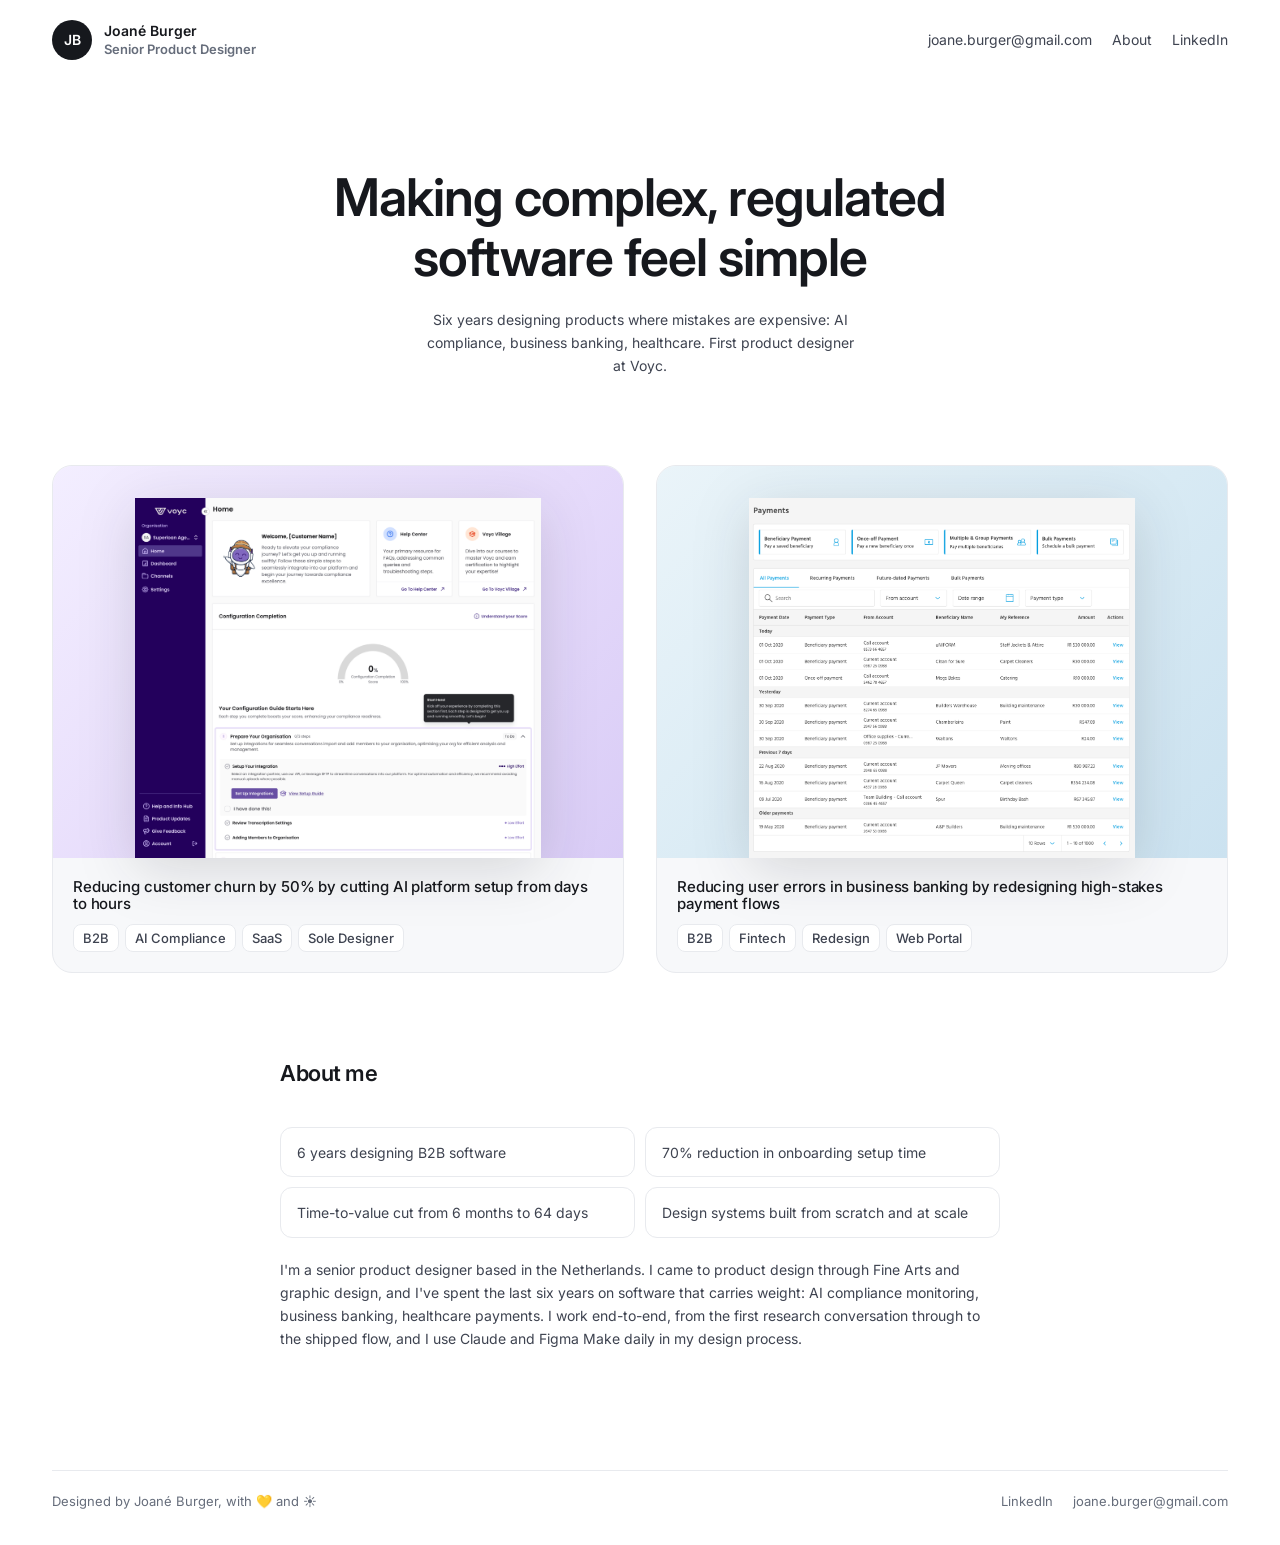
<file: index (1).html>
<!DOCTYPE html>
<html lang="en">
<head>
  <meta charset="UTF-8">
  <meta name="viewport" content="width=device-width, initial-scale=1.0">
  <title>Joané Burger, Senior Product Designer</title>
  <meta name="description" content="Senior product designer working on regulated software. Six years across AI compliance, business banking, and healthcare. Based in the Netherlands, EU-remote.">
  <link rel="preconnect" href="https://fonts.googleapis.com">
  <link rel="preconnect" href="https://fonts.gstatic.com" crossorigin>
  <link href="https://fonts.googleapis.com/css2?family=Inter:wght@400;500;600&display=swap" rel="stylesheet">
  <link rel="stylesheet" href="styles.css">
</head>
<body>

<div class="page">
  <div class="wrap">

    <!-- Top bar -->
    <header class="topbar">
      <a href="index.html" class="brand">
        <span class="brand-mark">JB</span>
        <span class="brand-text">
          <span class="name">Joané Burger</span>
          <span class="title">Senior Product Designer</span>
        </span>
      </a>
      <nav>
        <ul class="nav-links">
          <li><a href="mailto:joane.burger@gmail.com">joane.burger@gmail.com</a></li>
          <li><a href="about.html">About</a></li>
          <li><a href="https://www.linkedin.com/in/joane-burger-a52912117" target="_blank" rel="noopener">LinkedIn</a></li>
        </ul>
      </nav>
    </header>

    <!-- Hero -->
    <section class="hero">
      <h1>Making complex, regulated software feel simple</h1>
      <p class="lede">Six years designing products where mistakes are expensive: AI compliance, business banking, healthcare. First product designer at Voyc.</p>
    </section>

    <!-- Work -->
    <section id="work">
      <div class="work-list">

        <!-- Voyc -->
        <a href="voyc.html" class="work-card">
          <div class="preview bg-cream">
            <img src="images/voyc-hero-dashboard.png" alt="Voyc onboarding dashboard showing the configuration checklist and completion score">
          </div>
          <div class="work-info">
            <h3>Reducing customer churn by 50% by cutting AI platform setup from days to hours</h3>
            <div class="tags">
              <span class="chip">B2B</span>
              <span class="chip">AI Compliance</span>
              <span class="chip">SaaS</span>
              <span class="chip">Sole Designer</span>
            </div>
          </div>
        </a>

        <!-- Capitec -->
        <a href="capitec.html" class="work-card">
          <div class="preview bg-sky">
            <img src="images/capitec-hero-multipayment.png" alt="Redesigned Capitec multiple payments screen with stepper flow and payment table">
          </div>
          <div class="work-info">
            <h3>Reducing user errors in business banking by redesigning high-stakes payment flows</h3>
            <div class="tags">
              <span class="chip">B2B</span>
              <span class="chip">Fintech</span>
              <span class="chip">Redesign</span>
              <span class="chip">Web Portal</span>
            </div>
          </div>
        </a>

      </div>
    </section>

    <!-- About -->
    <section class="home-about">
      <h2>About me</h2>
      <!-- Add your portrait: export a headshot as images/portrait.jpg, then remove the comment markers below.
      <div class="about-photo">
        <img src="images/portrait.jpg" alt="Portrait of Joané Burger">
      </div>
      -->
      <div class="about-stats">
        <div class="about-stat">6 years designing B2B software</div>
        <div class="about-stat">70% reduction in onboarding setup time</div>
        <div class="about-stat">Time-to-value cut from 6 months to 64 days</div>
        <div class="about-stat">Design systems built from scratch and at scale</div>
      </div>
      <div class="about-text">
        I'm a senior product designer based in the Netherlands. I came to product design through Fine Arts and graphic design, and I've spent the last six years on software that carries weight: AI compliance monitoring, business banking, healthcare payments. I work end-to-end, from the first research conversation through to the shipped flow, and I use Claude and Figma Make daily in my design process.
      </div>
    </section>

    <!-- Footer -->
    <footer class="footer">
      <div class="footer-meta">
        <span>Designed by Joané Burger, with 💛 and ☀️</span>
        <div class="links">
          <a href="https://www.linkedin.com/in/joane-burger-a52912117" target="_blank" rel="noopener">LinkedIn</a>
          <a href="mailto:joane.burger@gmail.com">joane.burger@gmail.com</a>
        </div>
      </div>
    </footer>

  </div>
</div>

</body>
</html>
</file>
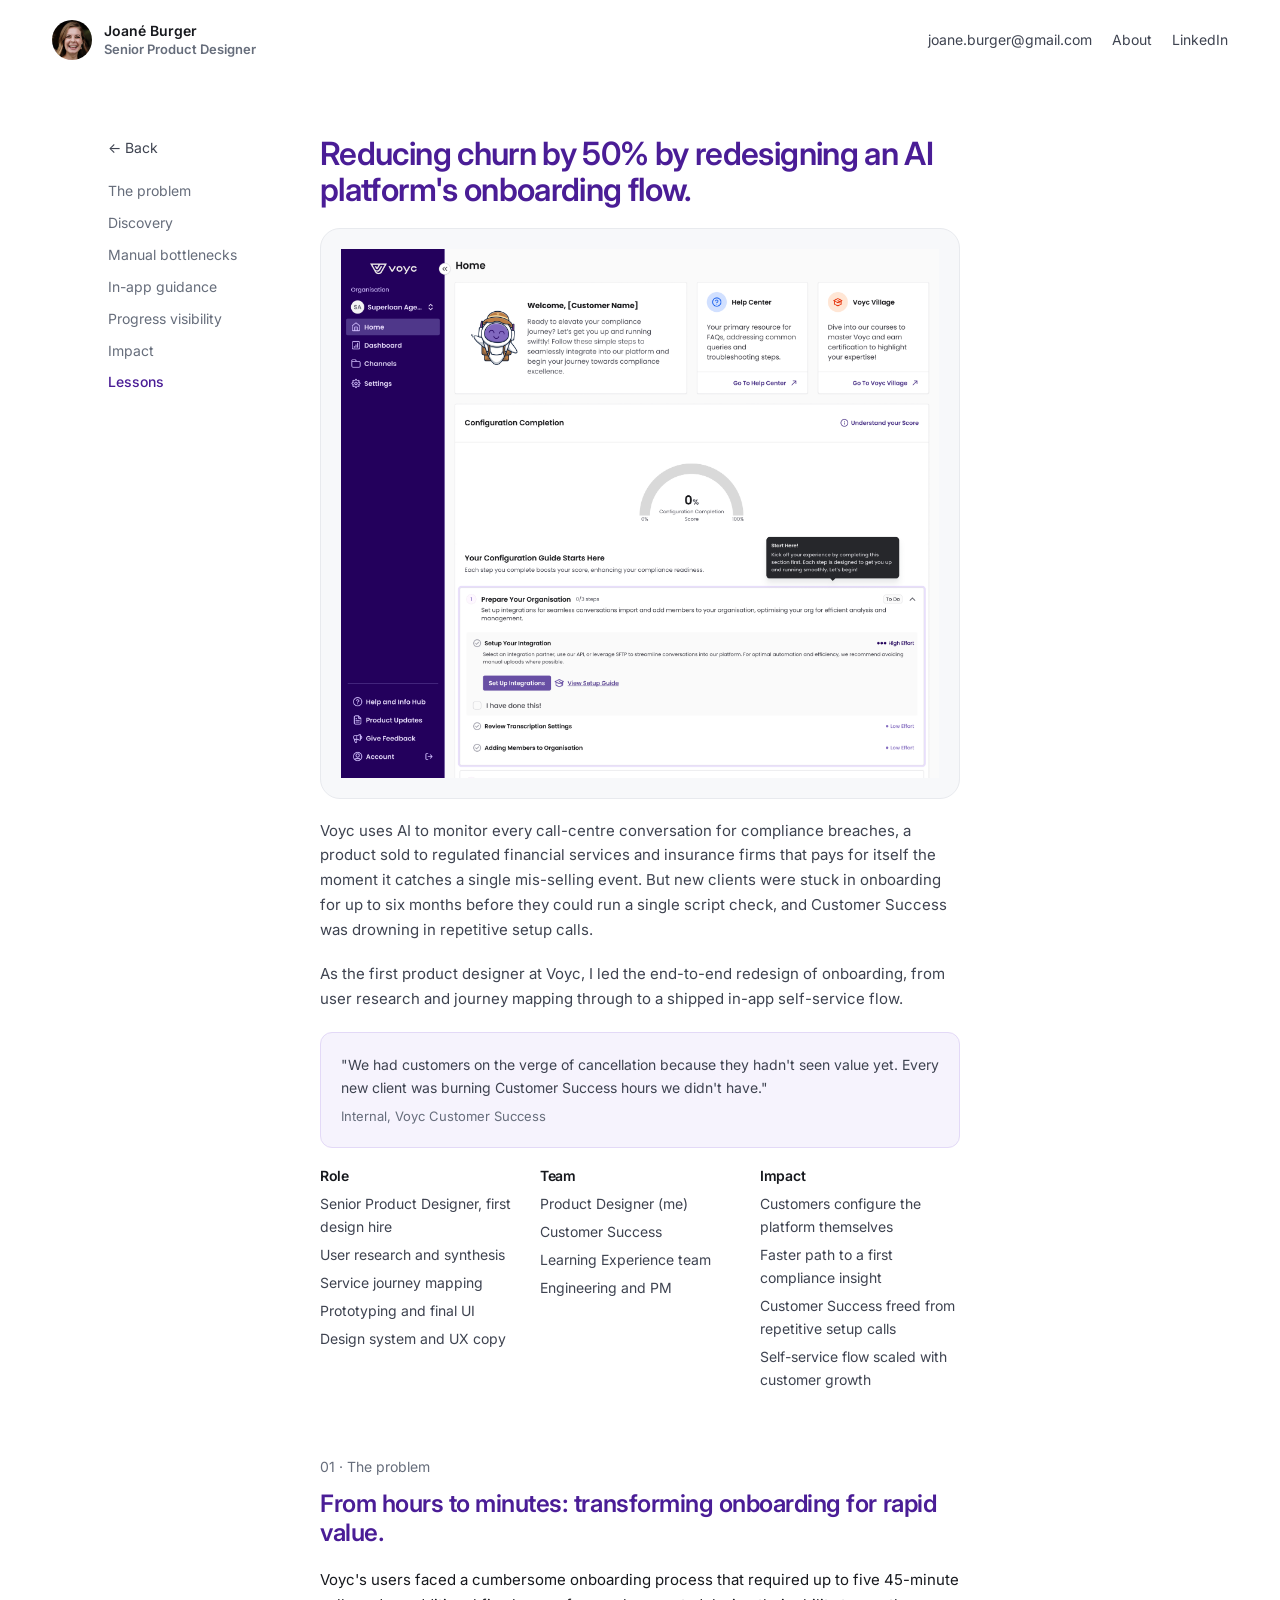
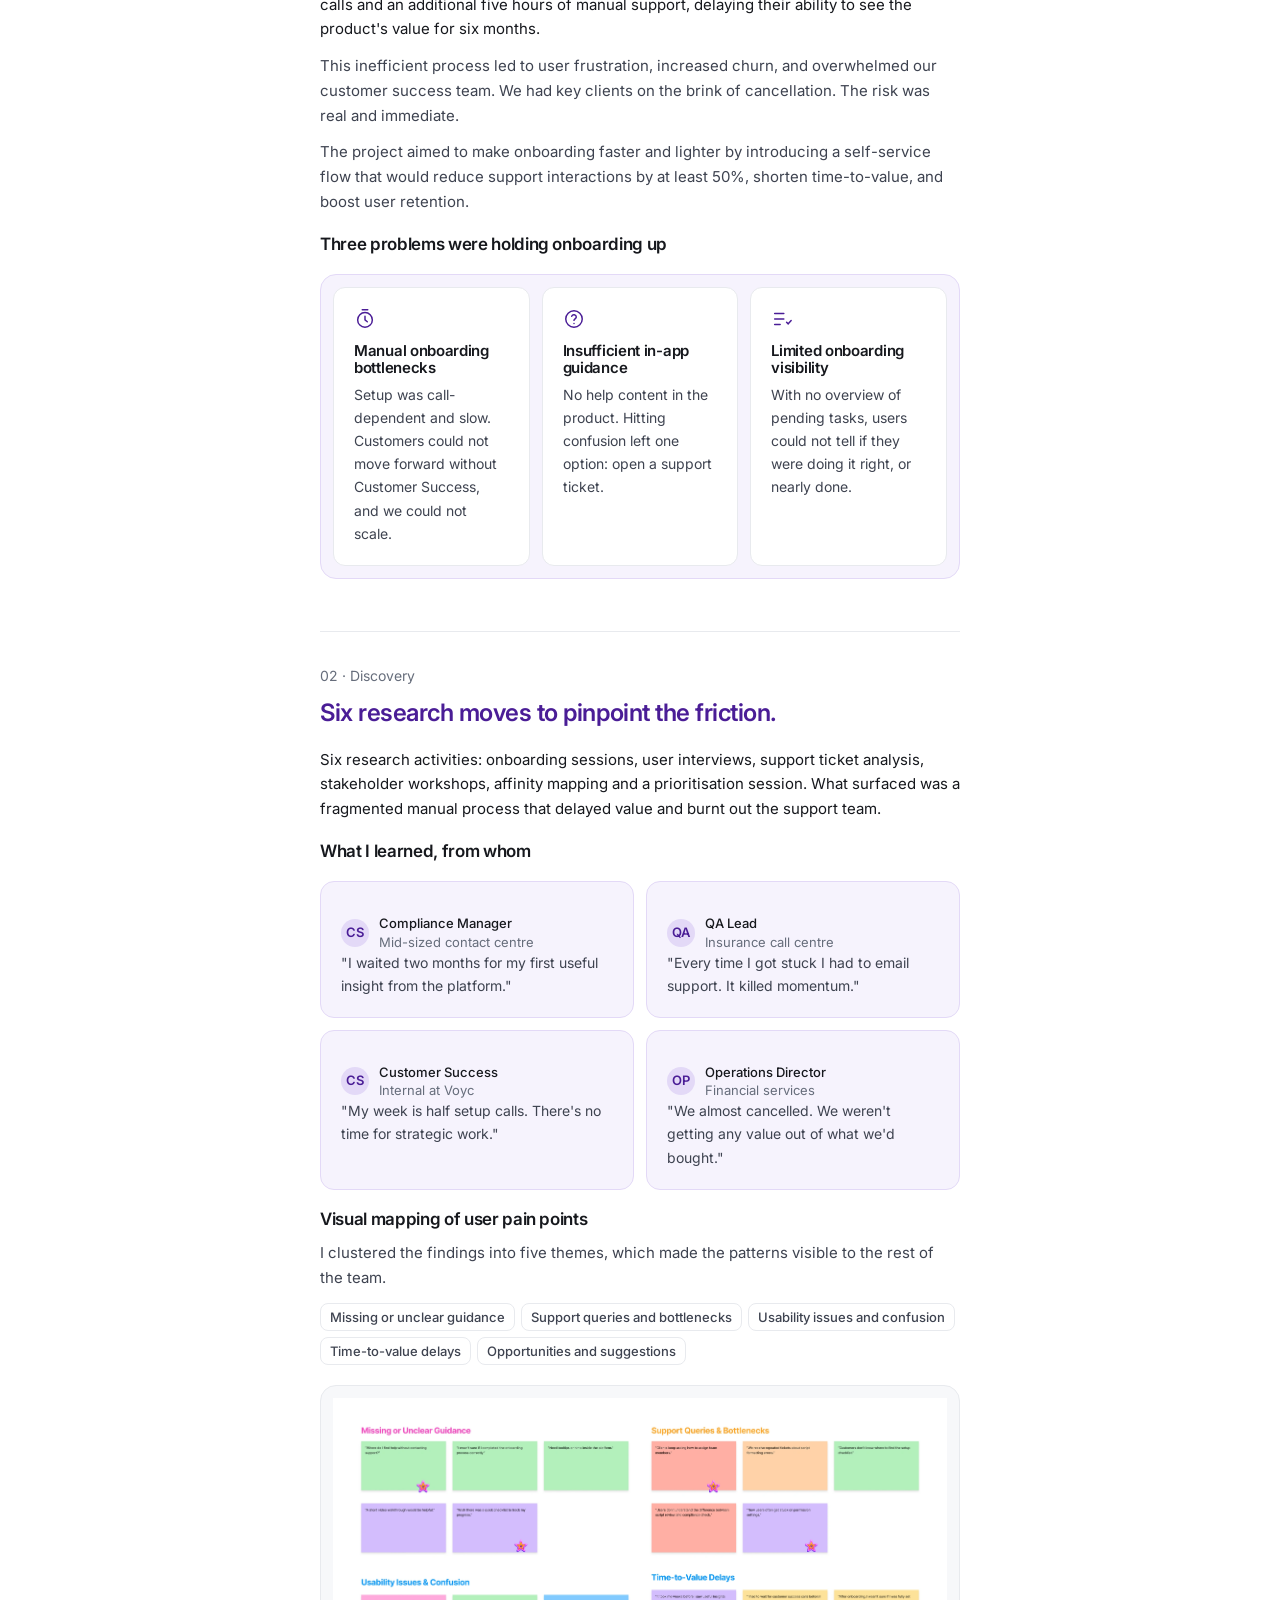
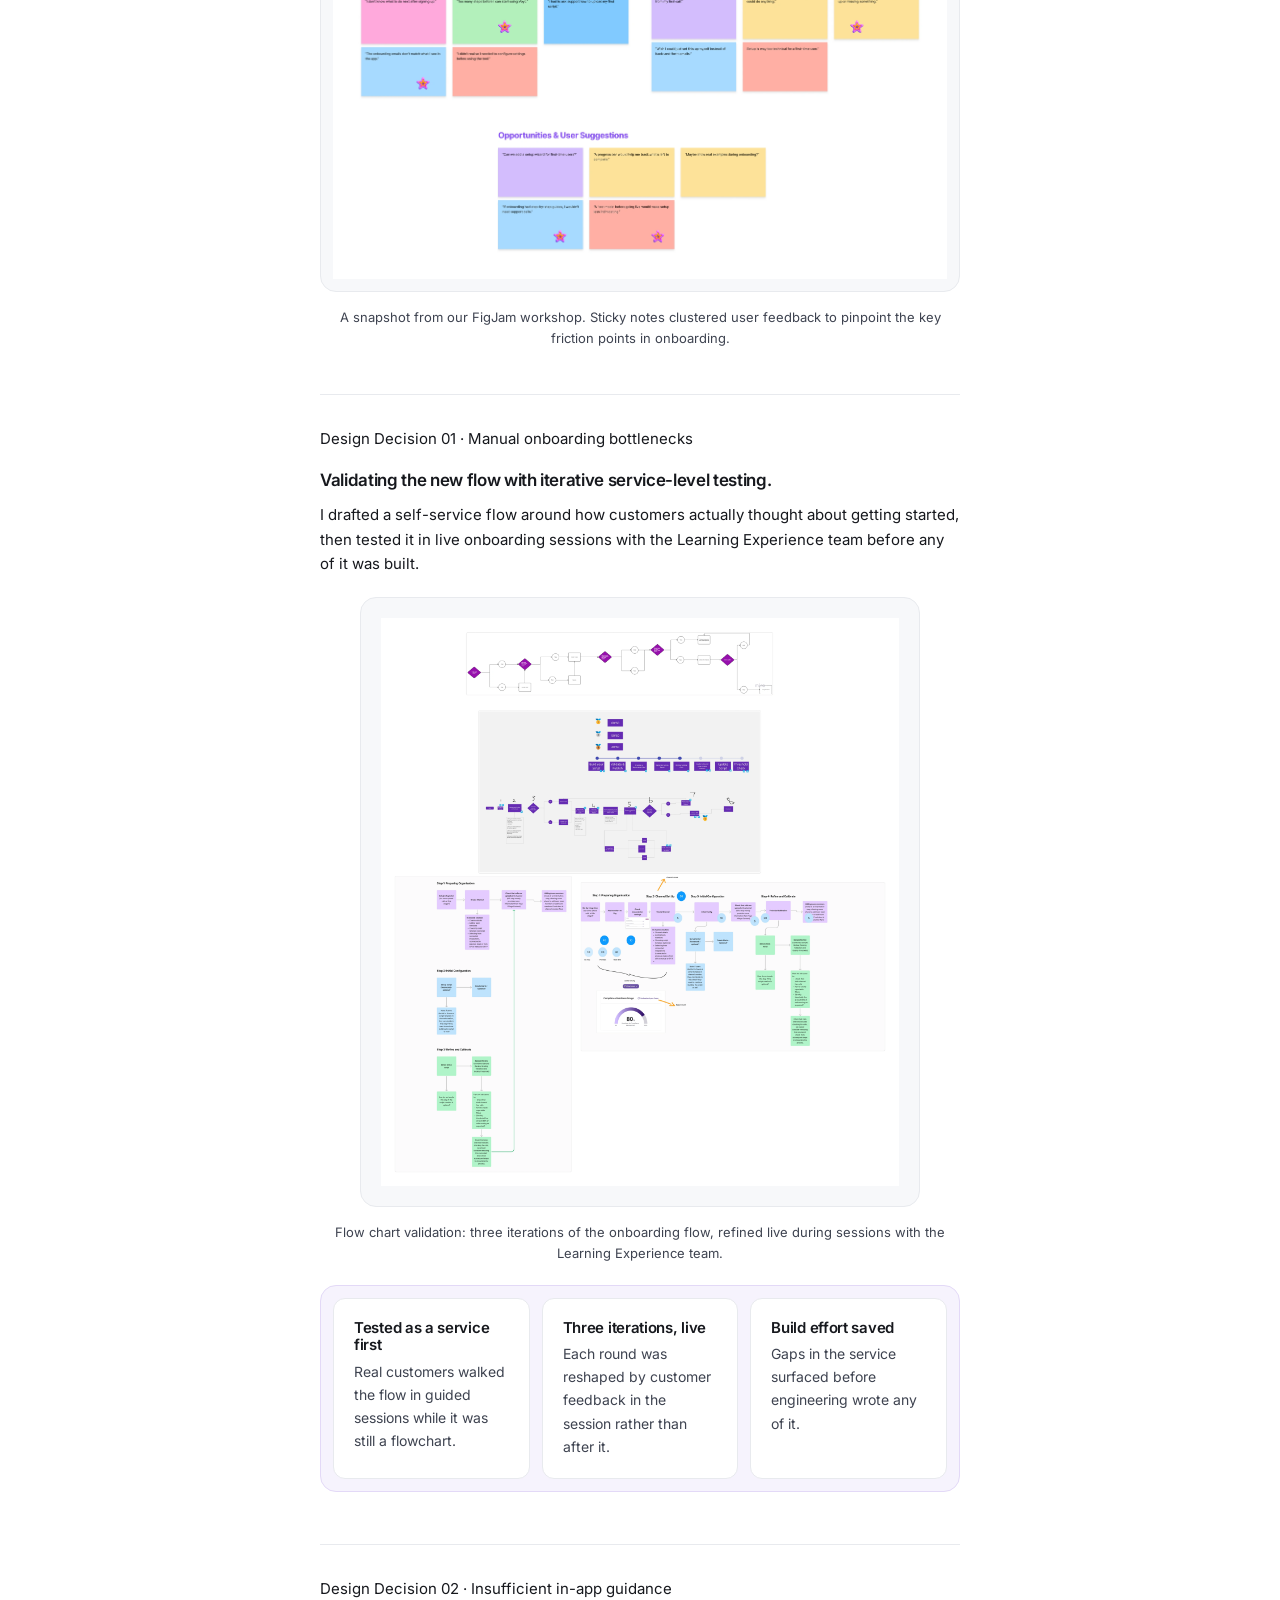
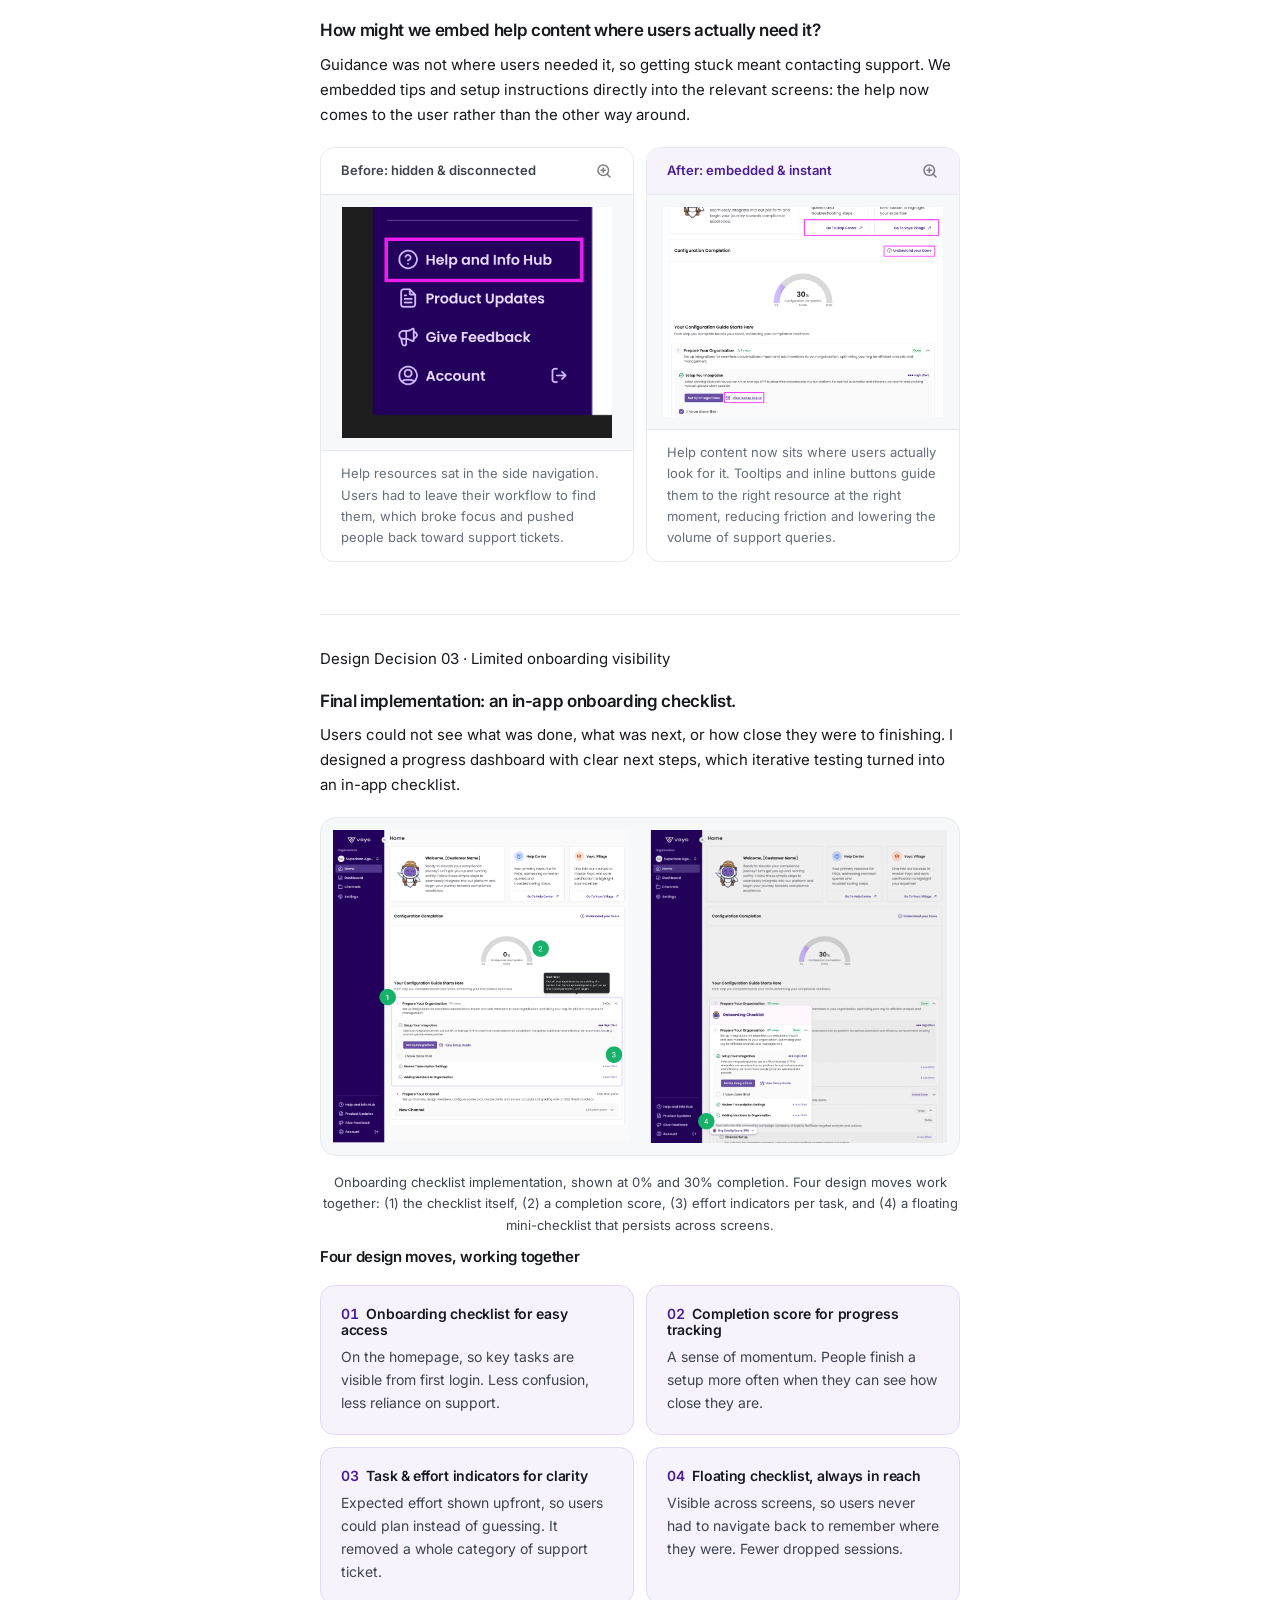
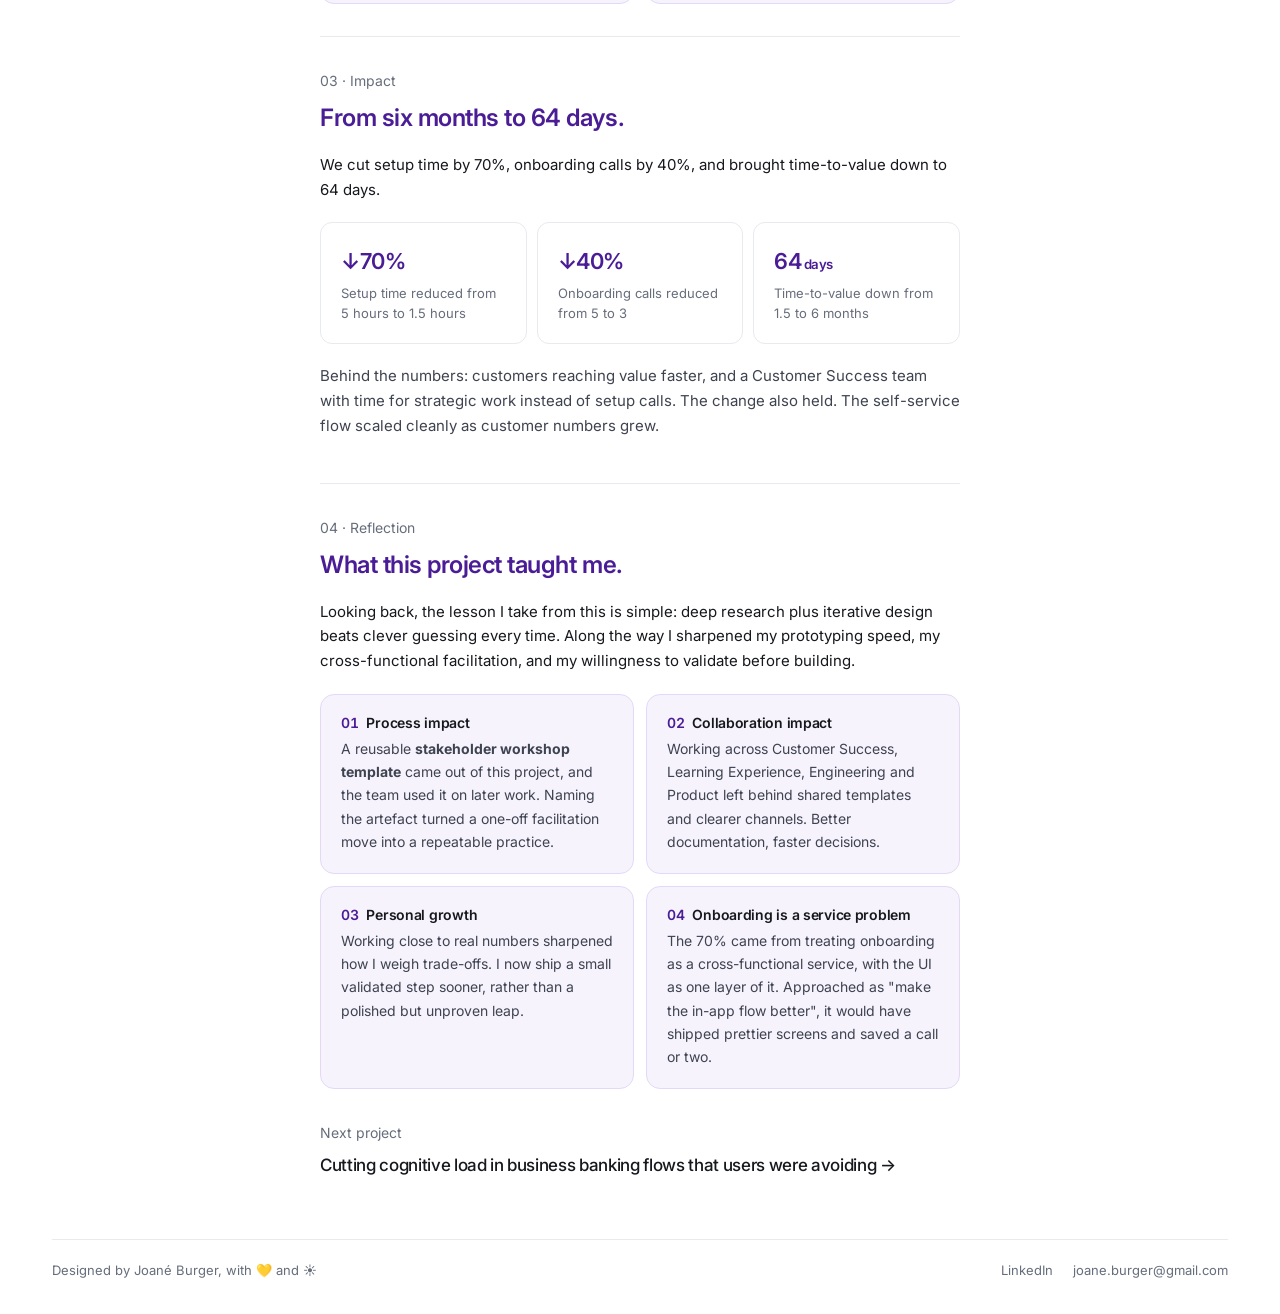
<file: voyc.html>
<!DOCTYPE html>
<html lang="en">
<head>
  <meta charset="UTF-8">
  <meta name="viewport" content="width=device-width, initial-scale=1.0">
  <title>Voyc · Self-service onboarding, Joané Burger</title>
  <meta name="description" content="Case study: redesigning the onboarding flow for an AI compliance monitoring platform. 70% reduction in setup time, 40% reduction in onboarding calls, time-to-value down to 64 days.">
  <link rel="preconnect" href="https://fonts.googleapis.com">
  <link rel="preconnect" href="https://fonts.gstatic.com" crossorigin>
  <link href="https://fonts.googleapis.com/css2?family=Inter:wght@400;500;600&display=swap" rel="stylesheet">
  <link rel="stylesheet" href="styles.css">
</head>
<body class="case-voyc">

<div class="page">
  <div class="wrap">

    <header class="topbar">
      <a href="index.html" class="brand">
        <span class="brand-mark"><img src="images/portrait.png" alt="Joané Burger"></span>
        <span class="brand-text">
          <span class="name">Joané Burger</span>
          <span class="title">Senior Product Designer</span>
        </span>
      </a>
      <nav>
        <ul class="nav-links">
          <li><a href="mailto:joane.burger@gmail.com">joane.burger@gmail.com</a></li>
          <li><a href="about.html">About</a></li>
          <li><a href="https://www.linkedin.com/in/joane-burger-a52912117" target="_blank" rel="noopener">LinkedIn</a></li>
        </ul>
      </nav>
    </header>

    <div class="cs-layout">

      <!-- Sticky left nav -->
      <aside class="cs-nav">
        <a href="index.html" class="back">← Back</a>
        <span class="nav-label">On this page</span>
        <ol>
          <li><a href="#problem">The problem</a></li>
          <li><a href="#discovery">Discovery</a></li>
          <li><a href="#decision-1">Manual bottlenecks</a></li>
          <li><a href="#decision-2">In-app guidance</a></li>
          <li><a href="#decision-3">Progress visibility</a></li>
          <li><a href="#impact">Impact</a></li>
          <li><a href="#lessons">Lessons</a></li>
        </ol>
      </aside>

      <main class="cs-main">

        <!-- Header -->
        <section class="cs-header">
          <h1>Reducing churn by <em>50%</em> by redesigning an AI platform's onboarding flow.</h1>
          <div class="cs-hero-img">
            <img src="images/voyc-hero-dashboard.png" alt="Voyc onboarding homepage with welcome banner, Help Center and Voyc Village cards, configuration completion score, and the first-step Start Here tooltip">
          </div>
          <p class="tagline">Voyc uses AI to monitor every call-centre conversation for compliance breaches, a product sold to regulated financial services and insurance firms that pays for itself the moment it catches a single mis-selling event. But new clients were stuck in onboarding for up to six months before they could run a single script check, and Customer Success was drowning in repetitive setup calls.</p>
          <p class="tagline">As the first product designer at Voyc, I led the end-to-end redesign of onboarding, from user research and journey mapping through to a shipped in-app self-service flow.</p>
          <div class="opener-quote">
            <p>"We had customers on the verge of cancellation because they hadn't seen value yet. Every new client was burning Customer Success hours we didn't have."</p>
            <span class="attribution">Internal, Voyc Customer Success</span>
          </div>
        </section>

        <!-- Project meta grid -->
        <div class="proj-meta">
          <div>
            <h4>Role</h4>
            <ul>
              <li>Senior Product Designer, first design hire</li>
              <li>User research and synthesis</li>
              <li>Service journey mapping</li>
              <li>Prototyping and final UI</li>
              <li>Design system and UX copy</li>
            </ul>
          </div>
          <div>
            <h4>Team</h4>
            <ul>
              <li>Product Designer (me)</li>
              <li>Customer Success</li>
              <li>Learning Experience team</li>
              <li>Engineering and PM</li>
            </ul>
          </div>
          <div>
            <h4>Impact</h4>
            <ul>
              <li>Customers configure the platform themselves</li>
              <li>Faster path to a first compliance insight</li>
              <li>Customer Success freed from repetitive setup calls</li>
              <li>Self-service flow scaled with customer growth</li>
            </ul>
          </div>
        </div>

        <!-- Overview -->
        <!-- Problem -->
        <section id="problem" class="cs-section">
          <span class="eyebrow">01 · The problem</span>
          <h2>From hours to minutes: transforming onboarding for <em>rapid value</em>.</h2>
          <p class="lead">Voyc's users faced a cumbersome onboarding process that required up to five 45-minute calls and an additional five hours of manual support, delaying their ability to see the product's value for six months.</p>
          <p>This inefficient process led to user frustration, increased churn, and overwhelmed our customer success team. We had key clients on the brink of cancellation. The risk was real and immediate.</p>
          <p>The project aimed to make onboarding faster and lighter by introducing a self-service flow that would reduce support interactions by at least 50%, shorten time-to-value, and boost user retention.</p>

          <h3>Three problems were holding onboarding up</h3>

          <div class="problem-cards">
            <div class="problem-card">
              <span class="icon" aria-hidden="true">
                <svg viewBox="0 0 24 24" fill="none" stroke="currentColor" stroke-width="1.6" stroke-linecap="round" stroke-linejoin="round"><circle cx="12" cy="13" r="8"/><path d="M12 9v4l2.5 2"/><path d="M9 2h6"/></svg>
              </span>
              <h4>Manual onboarding bottlenecks</h4>
              <p>Setup was call-dependent and slow. Customers could not move forward without Customer Success, and we could not scale.</p>
            </div>
            <div class="problem-card">
              <span class="icon" aria-hidden="true">
                <svg viewBox="0 0 24 24" fill="none" stroke="currentColor" stroke-width="1.6" stroke-linecap="round" stroke-linejoin="round"><circle cx="12" cy="12" r="9"/><path d="M9.5 9a2.6 2.6 0 0 1 5 .9c0 1.7-2.5 2.1-2.5 3.6"/><path d="M12 17h.01"/></svg>
              </span>
              <h4>Insufficient in-app guidance</h4>
              <p>No help content in the product. Hitting confusion left one option: open a support ticket.</p>
            </div>
            <div class="problem-card">
              <span class="icon" aria-hidden="true">
                <svg viewBox="0 0 24 24" fill="none" stroke="currentColor" stroke-width="1.6" stroke-linecap="round" stroke-linejoin="round"><path d="M4 6h10M4 12h10M4 18h6"/><path d="M17 15.5l1.8 1.8 3.2-3.6"/></svg>
              </span>
              <h4>Limited onboarding visibility</h4>
              <p>With no overview of pending tasks, users could not tell if they were doing it right, or nearly done.</p>
            </div>
          </div>
        </section>

        <!-- Discovery -->
        <section id="discovery" class="cs-section">
          <span class="eyebrow">02 · Discovery</span>
          <h2>Six research moves to <em>pinpoint</em> the friction.</h2>
          <p class="lead">Six research activities: onboarding sessions, user interviews, support ticket analysis, stakeholder workshops, affinity mapping and a prioritisation session. What surfaced was a fragmented manual process that delayed value and burnt out the support team.</p>

          <h3>What I learned, from whom</h3>

          <!-- User-quote cards -->
          <div class="quote-grid">
            <div class="quote-card">
              <div class="who">
                <span class="avatar">CS</span>
                <div class="who-text">
                  <div class="name">Compliance Manager</div>
                  <div class="role">Mid-sized contact centre</div>
                </div>
              </div>
              <blockquote>"I waited two months for my first useful insight from the platform."</blockquote>
            </div>
            <div class="quote-card">
              <div class="who">
                <span class="avatar">QA</span>
                <div class="who-text">
                  <div class="name">QA Lead</div>
                  <div class="role">Insurance call centre</div>
                </div>
              </div>
              <blockquote>"Every time I got stuck I had to email support. It killed momentum."</blockquote>
            </div>
            <div class="quote-card">
              <div class="who">
                <span class="avatar">CS</span>
                <div class="who-text">
                  <div class="name">Customer Success</div>
                  <div class="role">Internal at Voyc</div>
                </div>
              </div>
              <blockquote>"My week is half setup calls. There's no time for strategic work."</blockquote>
            </div>
            <div class="quote-card">
              <div class="who">
                <span class="avatar">OP</span>
                <div class="who-text">
                  <div class="name">Operations Director</div>
                  <div class="role">Financial services</div>
                </div>
              </div>
              <blockquote>"We almost cancelled. We weren't getting any value out of what we'd bought."</blockquote>
            </div>
          </div>

          <h3>Visual mapping of user pain points</h3>
          <p>I clustered the findings into five themes, which made the patterns visible to the rest of the team.</p>

          <div class="theme-chips">
            <span class="chip">Missing or unclear guidance</span>
            <span class="chip">Support queries and bottlenecks</span>
            <span class="chip">Usability issues and confusion</span>
            <span class="chip">Time-to-value delays</span>
            <span class="chip">Opportunities and suggestions</span>
          </div>

          <div class="figure">
            <img src="images/voyc-figjam-pain-points.png" alt="FigJam affinity map clustering user feedback into five themed groups: Missing or Unclear Guidance, Support Queries and Bottlenecks, Usability Issues and Confusion, Time-to-Value Delays, and Opportunities and User Suggestions">
          </div>
          <p class="figure-caption">A snapshot from our FigJam workshop. Sticky notes clustered user feedback to pinpoint the key friction points in onboarding.</p>
        </section>

        <!-- DESIGN DECISION 1 -->
        <section id="decision-1" class="cs-section solution">
          <span class="label">Design Decision 01 · Manual onboarding bottlenecks</span>
          <h3>Validating the new flow with <em>iterative</em> service-level testing.</h3>
          <p class="lead">I drafted a self-service flow around how customers actually thought about getting started, then tested it in live onboarding sessions with the Learning Experience team before any of it was built.</p>

          <div class="figure is-portrait contain">
            <img src="images/voyc-service-flowchart.png" alt="Three iterations of the onboarding service flowchart, from a complex purple decision tree, through a four-step Miro plan with score milestones, into a final structured flow with Step 1 Preparing Organisation, Step 2 Channel Set Up, Step 3 Initial Configuration, and Step 4 Refine and Calibrate">
          </div>
          <p class="figure-caption">Flow chart validation: three iterations of the onboarding flow, refined live during sessions with the Learning Experience team.</p>

          <div class="callouts">
            <div class="callout">
              <h4>Tested as a service first</h4>
              <p>Real customers walked the flow in guided sessions while it was still a flowchart.</p>
            </div>
            <div class="callout">
              <h4>Three iterations, live</h4>
              <p>Each round was reshaped by customer feedback in the session rather than after it.</p>
            </div>
            <div class="callout">
              <h4>Build effort saved</h4>
              <p>Gaps in the service surfaced before engineering wrote any of it.</p>
            </div>
          </div>
        </section>

        <!-- DESIGN DECISION 2 -->
        <section id="decision-2" class="cs-section solution">
          <span class="label">Design Decision 02 · Insufficient in-app guidance</span>
          <h3>How might we <em>embed</em> help content where users actually need it?</h3>
          <p class="lead">Guidance was not where users needed it, so getting stuck meant contacting support. We embedded tips and setup instructions directly into the relevant screens: the help now comes to the user rather than the other way around.</p>

          <!-- Before/After grid -->
          <div class="figure-grid">
            <div class="ba-card">
              <div class="ba-label">Before: hidden &amp; disconnected</div>
              <div class="ba-image contain">
                <img src="images/voyc-help-before.png" alt="Original side navigation with Help and Info Hub buried in the menu, requiring users to leave their workflow to find help">
              </div>
              <div class="ba-caption">Help resources sat in the side navigation. Users had to leave their workflow to find them, which broke focus and pushed people back toward support tickets.</div>
            </div>
            <div class="ba-card is-after">
              <div class="ba-label">After: embedded &amp; instant</div>
              <div class="ba-image contain">
                <img src="images/voyc-help-after.png" alt="Redesigned interface with contextual help integrated directly into the homepage, showing Go to Help Center buttons within feature cards, an Understand your Score affordance, and an inline View Setup Guide link">
              </div>
              <div class="ba-caption">Help content now sits where users actually look for it. Tooltips and inline buttons guide them to the right resource at the right moment, reducing friction and lowering the volume of support queries.</div>
            </div>
          </div>
        </section>

        <!-- DESIGN DECISION 3 -->
        <section id="decision-3" class="cs-section solution">
          <span class="label">Design Decision 03 · Limited onboarding visibility</span>
          <h3>Final implementation: an <em>in-app onboarding checklist</em>.</h3>
          <p class="lead">Users could not see what was done, what was next, or how close they were to finishing. I designed a progress dashboard with clear next steps, which iterative testing turned into an in-app checklist.</p>

          <div class="figure is-wide">
            <img src="images/voyc-checklist-implementation.png" alt="Side-by-side comparison of the onboarding checklist at 0 percent and 30 percent completion, with annotations marking the four key components: 1 Onboarding Checklist, 2 Completion Score, 3 Effort Indicators, 4 Floating Checklist">
          </div>
          <p class="figure-caption">Onboarding checklist implementation, shown at 0% and 30% completion. Four design moves work together: (1) the checklist itself, (2) a completion score, (3) effort indicators per task, and (4) a floating mini-checklist that persists across screens.</p>

          <h4>Four design moves, working together</h4>

          <div class="lessons">
            <div class="lesson">
              <h4><span class="num">01</span>Onboarding checklist for easy access</h4>
              <p>On the homepage, so key tasks are visible from first login. Less confusion, less reliance on support.</p>
            </div>
            <div class="lesson">
              <h4><span class="num">02</span>Completion score for progress tracking</h4>
              <p>A sense of momentum. People finish a setup more often when they can see how close they are.</p>
            </div>
            <div class="lesson">
              <h4><span class="num">03</span>Task &amp; effort indicators for clarity</h4>
              <p>Expected effort shown upfront, so users could plan instead of guessing. It removed a whole category of support ticket.</p>
            </div>
            <div class="lesson">
              <h4><span class="num">04</span>Floating checklist, always in reach</h4>
              <p>Visible across screens, so users never had to navigate back to remember where they were. Fewer dropped sessions.</p>
            </div>
          </div>
        </section>

        <!-- IMPACT -->
        <section id="impact" class="cs-section">
          <span class="eyebrow">03 · Impact</span>
          <h2>From six months to <em>64 days.</em></h2>
          <p class="lead">We cut setup time by 70%, onboarding calls by 40%, and brought time-to-value down to 64 days.</p>

          <div class="stats" style="border-bottom: none; padding-bottom: 0;">
            <div class="stat">
              <span class="num">↓<em>70</em>%</span>
              <span class="label">Setup time reduced from 5 hours to 1.5 hours</span>
            </div>
            <div class="stat">
              <span class="num">↓<em>40</em>%</span>
              <span class="label">Onboarding calls reduced from 5 to 3</span>
            </div>
            <div class="stat">
              <span class="num"><em>64</em><span style="font-size: 0.6em;"> days</span></span>
              <span class="label">Time-to-value down from 1.5 to 6 months</span>
            </div>
          </div>

          <p>Behind the numbers: customers reaching value faster, and a Customer Success team with time for strategic work instead of setup calls. The change also held. The self-service flow scaled cleanly as customer numbers grew.</p>
        </section>

        <!-- LESSONS -->
        <section id="lessons" class="cs-section">
          <span class="eyebrow">04 · Reflection</span>
          <h2>What this project <em>taught</em> me.</h2>
          <p class="lead">Looking back, the lesson I take from this is simple: deep research plus iterative design beats clever guessing every time. Along the way I sharpened my prototyping speed, my cross-functional facilitation, and my willingness to validate before building.</p>

          <div class="lessons">
            <div class="lesson">
              <h4><span class="num">01</span>Process impact</h4>
              <p>A reusable <strong>stakeholder workshop template</strong> came out of this project, and the team used it on later work. Naming the artefact turned a one-off facilitation move into a repeatable practice.</p>
            </div>
            <div class="lesson">
              <h4><span class="num">02</span>Collaboration impact</h4>
              <p>Working across Customer Success, Learning Experience, Engineering and Product left behind shared templates and clearer channels. Better documentation, faster decisions.</p>
            </div>
            <div class="lesson">
              <h4><span class="num">03</span>Personal growth</h4>
              <p>Working close to real numbers sharpened how I weigh trade-offs. I now ship a small validated step sooner, rather than a polished but unproven leap.</p>
            </div>
            <div class="lesson">
              <h4><span class="num">04</span>Onboarding is a service problem</h4>
              <p>The 70% came from treating onboarding as a cross-functional service, with the UI as one layer of it. Approached as "make the in-app flow better", it would have shipped prettier screens and saved a call or two.</p>
            </div>
          </div>
        </section>

        <!-- Next -->
        <a href="capitec.html" class="cs-next">
          <span class="label">Next project</span>
          <h3>Cutting <em>cognitive load</em> in business banking flows that users were avoiding →</h3>
        </a>

      </main>
    </div>

    <!-- Footer -->
    <footer class="footer">
      <div class="footer-meta">
        <span>Designed by Joané Burger, with 💛 and ☀️</span>
        <div class="links">
          <a href="https://www.linkedin.com/in/joane-burger-a52912117" target="_blank" rel="noopener">LinkedIn</a>
          <a href="mailto:joane.burger@gmail.com">joane.burger@gmail.com</a>
        </div>
      </div>
    </footer>

  </div>
</div>

<script src="script.js"></script>
</body>
</html>
</file>
<file: styles.css>
/* Joané Burger portfolio · Storyline-inspired retheme, July 2026 */

:root {
  --bg: #FFFFFF;
  --surface: #F7F8FA;      /* card background */
  --surface-2: #FFFFFF;    /* chips on cards */
  --line: #E8EAEE;
  --ink: #16181D;
  --ink-soft: #3E4350;
  --muted: #666D7B;
  --sky-soft: #EAF3EE;
  --grad-voyc: linear-gradient(135deg, #F3EEFF 0%, #E6DBFB 55%, #D9CCF6 100%);
  --grad-capitec: linear-gradient(135deg, #EAF4F9 0%, #D8EAF4 55%, #CBE2F0 100%);

  --fs-xs: 0.8125rem;
  --fs-sm: 0.875rem;
  --fs-base: 0.9375rem;
  --fs-md: 1.0625rem;
  --fs-lg: 1.375rem;
  --fs-xl: 1.75rem;
  --fs-h1: clamp(2rem, 4.5vw, 3.25rem);

  --sp-1: 0.5rem;
  --sp-2: 0.75rem;
  --sp-3: 1.25rem;
  --sp-4: 2rem;
  --sp-5: 3.5rem;
  --sp-6: 5.5rem;

  --r-card: 20px;
  --r-chip: 8px;
}

* { margin: 0; padding: 0; box-sizing: border-box; }

html { scroll-behavior: smooth; }
@media (prefers-reduced-motion: reduce) {
  html { scroll-behavior: auto; }
  * { transition: none !important; animation: none !important; }
}

body {
  font-family: "Inter", -apple-system, BlinkMacSystemFont, "Segoe UI", sans-serif;
  background: var(--bg);
  color: var(--ink);
  font-size: var(--fs-base);
  line-height: 1.65;
  -webkit-font-smoothing: antialiased;
}

.page { min-height: 100vh; }
.wrap { max-width: 1240px; margin: 0 auto; padding: 0 var(--sp-4); }

h1, h2, h3, h4 {
  font-weight: 600;
  letter-spacing: -0.02em;
  line-height: 1.15;
  color: var(--ink);
}
h1 em, h2 em, h3 em, h4 em, .role em { font-style: normal; }

a { color: inherit; text-decoration: none; }
img { max-width: 100%; display: block; }
::selection { background: #DCD3F5; }
a:focus-visible, button:focus-visible {
  outline: 2px solid var(--ink);
  outline-offset: 3px;
  border-radius: 4px;
}

/* ---------- Top bar ---------- */
.topbar {
  display: flex;
  align-items: center;
  justify-content: space-between;
  padding: var(--sp-3) 0;
}
.brand { display: flex; align-items: center; gap: 0.75rem; }
.brand-mark {
  width: 40px; height: 40px;
  border-radius: 50%;
  background: var(--ink);
  color: #fff;
  display: flex; align-items: center; justify-content: center;
  font-size: var(--fs-sm);
  font-weight: 600;
  letter-spacing: 0;
  flex-shrink: 0;
  overflow: hidden;
}
.brand-mark img { width: 100%; height: 100%; object-fit: cover; }
.brand-text { display: flex; flex-direction: column; line-height: 1.3; }
.brand-text .name { font-weight: 600; font-size: var(--fs-sm); }
.brand-text .title { font-size: var(--fs-xs); color: var(--muted); }
/* legacy single-span brand text */
.brand > span:not(.brand-mark) { font-weight: 600; font-size: var(--fs-sm); }

.nav-links {
  display: flex;
  gap: var(--sp-3);
  list-style: none;
  font-size: var(--fs-sm);
  color: var(--ink-soft);
}
.nav-links a:hover { color: var(--ink); }
.nav-links .is-active { color: var(--ink); font-weight: 500; }

/* ---------- Hero (home) ---------- */
.hero {
  text-align: center;
  padding: var(--sp-6) 0 var(--sp-5);
  max-width: 760px;
  margin: 0 auto;
}
.hero h1 { font-size: var(--fs-h1); margin-bottom: var(--sp-3); }
.hero .lede {
  font-size: var(--fs-sm);
  color: var(--ink-soft);
  max-width: 440px;
  margin: 0 auto var(--sp-4);
}
.hero-actions { display: flex; justify-content: center; }
.btn-primary {
  display: inline-flex;
  align-items: center;
  gap: 0.4rem;
  background: var(--ink);
  color: #fff;
  font-size: var(--fs-sm);
  font-weight: 500;
  padding: 0.7rem 1.3rem;
  border-radius: 999px;
  transition: opacity 0.2s ease;
}
.btn-primary:hover { opacity: 0.85; }

/* ---------- Work cards (home) ---------- */
.work-list {
  display: grid;
  grid-template-columns: 1fr;
  gap: var(--sp-4);
  padding-bottom: var(--sp-6);
}
@media (min-width: 840px) {
  .work-list { grid-template-columns: 1fr 1fr; }
}
.work-card {
  background: var(--surface);
  border: 1px solid var(--line);
  border-radius: var(--r-card);
  overflow: hidden;
  display: flex;
  flex-direction: column;
  transition: transform 0.35s cubic-bezier(0.16, 1, 0.3, 1);
}
.work-card:hover { transform: translateY(-3px); }
.work-card .preview {
  position: relative;
  aspect-ratio: 16 / 11;
}
.work-card .preview.bg-cream { background: var(--grad-voyc); }
.work-card .preview.bg-sky { background: var(--grad-capitec); }
.work-card .preview img {
  position: absolute;
  top: var(--sp-4); left: var(--sp-4); right: var(--sp-4); bottom: 0;
  width: calc(100% - 2 * var(--sp-4));
  height: calc(100% - var(--sp-4));
  object-fit: contain;
  object-position: bottom;
  filter: drop-shadow(0 12px 28px rgba(22, 24, 29, 0.14));
}
.work-card .chip-row {
  position: absolute;
  top: var(--sp-3); left: var(--sp-3);
  display: flex; gap: 0.4rem;
}
.chip {
  background: var(--surface-2);
  border: 1px solid var(--line);
  border-radius: var(--r-chip);
  font-size: var(--fs-xs);
  font-weight: 500;
  color: var(--ink-soft);
  padding: 0.25rem 0.55rem;
  line-height: 1.4;
  white-space: nowrap;
}
.work-info { padding: var(--sp-3); display: grid; gap: var(--sp-2); }
.work-info h3 { font-size: var(--fs-base); font-weight: 500; letter-spacing: -0.01em; }
.work-info .tags { display: flex; flex-wrap: wrap; gap: 0.4rem; }

/* ---------- Home about ---------- */
.home-about {
  max-width: 720px;
  margin: 0 auto;
  padding-bottom: var(--sp-6);
  display: grid;
  gap: var(--sp-3);
}
.home-about h2 { font-size: var(--fs-lg); margin-bottom: var(--sp-3); }
.about-row {
  display: flex;
  align-items: center;
  gap: var(--sp-4);
}
@media (max-width: 560px) {
  .about-row { flex-direction: column; align-items: flex-start; gap: var(--sp-3); }
}
.about-photo {
  border-radius: 12px;
  border: 1px solid var(--line);
  overflow: hidden;
  background: var(--surface);
}
.about-photo img { width: 100%; height: 100%; object-fit: cover; }
@media (max-width: 560px) {
  .about-row { grid-template-columns: 1fr; }
  .about-photo { height: 220px; }
}
.about-stats {
  display: grid;
  grid-template-columns: 1fr 1fr;
  gap: 0.6rem;
}
@media (max-width: 560px) { .about-stats { grid-template-columns: 1fr; } }
.about-stat {
  background: var(--surface-2);
  border: 1px solid var(--line);
  border-radius: 12px;
  font-size: var(--fs-sm);
  color: var(--ink-soft);
  padding: 0.8rem 1rem;
}
.about-text {
  font-size: var(--fs-sm);
  color: var(--ink-soft);
}
.about-text p { margin-bottom: var(--sp-2); }
.about-more {
  font-weight: 500;
  color: var(--ink);
  border-bottom: 1px solid var(--line);
  padding-bottom: 1px;
}
.about-more:hover { border-bottom-color: var(--ink); }
.home-about .about-portrait { margin-bottom: 0; }

/* ---------- Footer ---------- */
.footer { border-top: 1px solid var(--line); margin-top: var(--sp-4); }
.footer-meta {
  display: flex;
  align-items: center;
  justify-content: space-between;
  flex-wrap: wrap;
  gap: var(--sp-2);
  padding: var(--sp-3) 0 var(--sp-4);
  font-size: var(--fs-xs);
  color: var(--muted);
}
.footer-meta .links { display: flex; gap: var(--sp-3); }
.footer-meta a:hover { color: var(--ink); }

/* ---------- Case study layout ---------- */
.cs-layout {
  display: grid;
  grid-template-columns: 180px minmax(0, 640px) 180px;
  justify-content: center;
  gap: 0 var(--sp-4);
  padding: var(--sp-5) 0 var(--sp-4);
}
@media (max-width: 1080px) {
  .cs-layout { grid-template-columns: minmax(0, 1fr); }
  .cs-nav { display: none; }
}
.cs-nav {
  position: sticky;
  top: var(--sp-4);
  align-self: start;
  font-size: var(--fs-sm);
}
.cs-nav .back {
  display: inline-block;
  color: var(--ink-soft);
  margin-bottom: var(--sp-3);
}
.cs-nav .back:hover { color: var(--ink); }
.cs-nav .nav-label { display: none; }
.cs-nav ol {
  list-style: none;
  display: grid;
  gap: 0.55rem;
  color: var(--muted);
}
.cs-nav a:hover { color: var(--ink); }

.cs-main { min-width: 0; }

/* Case header */
.cs-header h1 {
  font-size: clamp(1.6rem, 4vw, 2rem);
  line-height: 1.12;
  margin: 0 0 var(--sp-3);
}
.cs-header .cs-hero-img { margin: 0 0 var(--sp-3); }
.cs-header .tagline { color: var(--ink-soft); margin-bottom: var(--sp-3); }
.opener-quote {
  background: var(--surface);
  border: 1px solid var(--line);
  border-radius: 12px;
  padding: var(--sp-3);
  font-size: var(--fs-sm);
  color: var(--ink-soft);
  margin-bottom: var(--sp-3);
}
.opener-quote .attribution, .opener-quote .who { display: block; margin-top: 0.4rem; color: var(--muted); font-size: var(--fs-xs); }

/* Impact stats */
.stats {
  display: grid;
  grid-template-columns: repeat(3, 1fr);
  gap: 0.6rem;
  margin: var(--sp-3) 0;
}
@media (max-width: 640px) { .stats { grid-template-columns: 1fr; } }
.stat {
  background: var(--surface-2);
  border: 1px solid var(--line);
  border-radius: 12px;
  padding: var(--sp-3);
  display: grid;
  gap: 0.3rem;
}
.stat .num { font-size: var(--fs-lg); font-weight: 600; letter-spacing: -0.02em; }
.stat .num em { font-style: normal; }
.stat .label { font-size: var(--fs-xs); color: var(--muted); line-height: 1.5; }

/* Role / team / timeline meta grid */
.proj-meta {
  display: grid;
  grid-template-columns: repeat(auto-fit, minmax(150px, 1fr));
  gap: var(--sp-3);
  margin: var(--sp-3) 0 var(--sp-4);
}
.proj-meta h4 {
  font-size: var(--fs-sm);
  font-weight: 600;
  margin-bottom: 0.5rem;
}
.proj-meta ul {
  list-style: none;
  font-size: var(--fs-sm);
  color: var(--ink-soft);
  display: grid;
  gap: 0.3rem;
}

/* Hero image */
.cs-hero-img {
  margin: 0 0 var(--sp-4);
  background: var(--surface);
  border: 1px solid var(--line);
  border-radius: var(--r-card);
  overflow: hidden;
  display: flex;
  align-items: center;
  justify-content: center;
  color: var(--muted);
  font-size: var(--fs-sm);
}
.cs-hero-img:not(:has(img)) { aspect-ratio: 16 / 9; }
.cs-hero-img img { width: 100%; height: auto; padding: var(--sp-3); }
.cs-hero-img .ph { opacity: 0.5; }
.cs-hero-img.bg-sky, .cs-hero-img.bg-warm { background: var(--surface); }

/* Sections */
.cs-section { padding: var(--sp-4) 0; }
.cs-section + .cs-section { border-top: 1px solid var(--line); }
.eyebrow {
  display: block;
  font-size: var(--fs-sm);
  color: var(--muted);
  margin-bottom: var(--sp-2);
}
.cs-section h2 { font-size: 1.5rem; line-height: 1.2; margin-bottom: var(--sp-3); }
.cs-section h3 { font-size: var(--fs-md); margin: var(--sp-3) 0 var(--sp-2); }
.cs-section p { color: var(--ink-soft); margin-bottom: var(--sp-2); }
.cs-section p.lead { color: var(--ink); }
.cs-section ul, .cs-section ol { margin: 0 0 var(--sp-2) 1.2rem; color: var(--ink-soft); }
.cs-section li { margin-bottom: 0.35rem; }
.pull {
  border-left: 2px solid var(--ink);
  padding-left: var(--sp-3);
  font-size: var(--fs-md);
  color: var(--ink);
  margin: var(--sp-3) 0;
}

/* Figures */
.figure {
  margin: var(--sp-3) 0;
  background: var(--surface);
  border: 1px solid var(--line);
  border-radius: 16px;
  display: flex;
  align-items: center;
  justify-content: center;
  color: var(--muted);
  font-size: var(--fs-sm);
  overflow: hidden;
}
.figure:not(:has(img)) { aspect-ratio: 16 / 9; }
.figure img { width: 100%; height: auto; padding: var(--sp-2); }
.figure.contain img { padding: var(--sp-3); }
.figure.is-portrait { max-width: 560px; margin-left: auto; margin-right: auto; }
.figure-caption {
  font-size: var(--fs-xs);
  color: var(--muted);
  text-align: center;
  margin: calc(var(--sp-2) * -0.4) 0 var(--sp-3);
}

/* Before / after grids */
.figure-grid {
  display: grid;
  grid-template-columns: 1fr;
  gap: var(--sp-2);
  margin: var(--sp-3) 0;
}
@media (min-width: 720px) {
  .figure-grid { grid-template-columns: 1fr 1fr; }
  .figure-grid.is-three { grid-template-columns: repeat(3, 1fr); }
}
.figure-grid .ba-card {
  background: var(--surface-2);
  border: 1px solid var(--line);
  border-radius: 14px;
  overflow: hidden;
  display: flex;
  flex-direction: column;
}
.figure-grid .ba-card .ba-label {
  padding: var(--sp-2) var(--sp-3);
  font-size: var(--fs-xs);
  font-weight: 600;
  color: var(--ink-soft);
  border-bottom: 1px solid var(--line);
}
.figure-grid .ba-card.is-after .ba-label { background: var(--sky-soft); color: var(--ink); }
.figure-grid .ba-card .ba-image {
  flex: 1;
  aspect-ratio: 4 / 3;
  background: var(--surface);
  overflow: hidden;
  display: flex;
  align-items: center;
  justify-content: center;
}
.figure-grid .ba-card .ba-image img {
  width: 100%; height: 100%;
  object-fit: contain;
  padding: var(--sp-2);
}
.figure-grid .ba-card .ba-caption {
  padding: var(--sp-2) var(--sp-3);
  font-size: var(--fs-xs);
  color: var(--muted);
  border-top: 1px solid var(--line);
}

/* Quote cards (research voices) */
.quote-grid {
  display: grid;
  grid-template-columns: 1fr;
  gap: var(--sp-2);
  margin: var(--sp-3) 0;
}
@media (min-width: 720px) { .quote-grid { grid-template-columns: 1fr 1fr; } }
.quote-card {
  background: var(--surface);
  border: 1px solid var(--line);
  border-radius: 14px;
  padding: var(--sp-3);
  font-size: var(--fs-sm);
  color: var(--ink-soft);
}
.quote-card .who { display: flex; align-items: center; gap: 0.6rem; margin-top: var(--sp-2); }
.quote-card .avatar {
  width: 28px; height: 28px;
  border-radius: 50%;
  background: var(--line);
  display: flex; align-items: center; justify-content: center;
  font-size: var(--fs-xs);
  font-weight: 600;
  color: var(--ink-soft);
  flex-shrink: 0;
}
.quote-card .who-text { font-size: var(--fs-xs); color: var(--muted); line-height: 1.4; }
.quote-card .name { color: var(--ink); font-weight: 500; }

/* Lessons */
.lessons {
  display: grid;
  grid-template-columns: 1fr;
  gap: var(--sp-2);
  margin-top: var(--sp-3);
}
@media (min-width: 720px) { .lessons { grid-template-columns: 1fr 1fr; } }
.lesson {
  background: var(--surface-2);
  border: 1px solid var(--line);
  border-radius: 14px;
  padding: var(--sp-3);
}
.lesson h4 { font-size: var(--fs-sm); margin-bottom: 0.4rem; }
.lesson p { font-size: var(--fs-sm); color: var(--ink-soft); margin: 0; }

/* Next case study */
.cs-next {
  border-top: 1px solid var(--line);
  padding: var(--sp-4) 0;
}
.cs-next .label { font-size: var(--fs-sm); color: var(--muted); display: block; margin-bottom: var(--sp-2); }
.cs-next h3 { font-size: var(--fs-md); font-weight: 500; }
.cs-next a:hover h3 { text-decoration: underline; text-underline-offset: 3px; }

/* ---------- About page ---------- */
.about-hero {
  max-width: 640px;
  margin: 0 auto;
  text-align: center;
  padding: var(--sp-5) 0 var(--sp-3);
}
.about-hero h1 { font-size: var(--fs-xl); margin-bottom: var(--sp-3); }
.about-hero .lede { color: var(--ink-soft); font-size: var(--fs-base); }
.about-hero .label { font-size: var(--fs-sm); color: var(--muted); display: block; margin-bottom: var(--sp-2); }

.about-grid {
  display: grid;
  grid-template-columns: 1fr;
  gap: var(--sp-4);
  max-width: 720px;
  margin: 0 auto;
}
.about-body { display: grid; gap: var(--sp-2); }
.about-body h4 { font-size: var(--fs-sm); }
.about-body p { font-size: var(--fs-sm); color: var(--ink-soft); }

.about-section { max-width: 720px; margin: 0 auto; padding: var(--sp-4) 0; border-top: 1px solid var(--line); }
.about-section h2 { font-size: var(--fs-lg); margin-bottom: var(--sp-3); }
.about-section h3 { font-size: var(--fs-sm); margin-bottom: var(--sp-2); }
.about-section ul { list-style: none; font-size: var(--fs-sm); color: var(--ink-soft); display: grid; gap: 0.35rem; }
.two-col { display: grid; grid-template-columns: 1fr 1fr; gap: var(--sp-4); }
@media (max-width: 560px) { .two-col { grid-template-columns: 1fr; } }

.xp-list { list-style: none; display: grid; gap: 0; }
.xp-item {
  display: grid;
  grid-template-columns: 110px 1fr;
  gap: var(--sp-3);
  padding: var(--sp-2) 0;
  border-bottom: 1px solid var(--line);
  font-size: var(--fs-sm);
  align-items: baseline;
}
.xp-item .years { color: var(--muted); }
.xp-item .role { font-weight: 500; }
.xp-item .company { grid-column: 2; color: var(--muted); }

.offline-banner {
  background: var(--surface);
  border: 1px solid var(--line);
  border-radius: 12px;
  padding: var(--sp-2) var(--sp-3);
  font-size: var(--fs-sm);
  color: var(--ink-soft);
  margin: var(--sp-3) auto;
  max-width: 720px;
}

/* Legacy helpers still referenced */
.section-intro { text-align: center; max-width: 560px; margin: 0 auto var(--sp-4); }
.section-intro .label { font-size: var(--fs-sm); color: var(--muted); display: block; margin-bottom: var(--sp-2); }
.section-intro h2 { font-size: var(--fs-lg); }
.section-intro .lead { font-size: var(--fs-sm); color: var(--muted); margin-top: var(--sp-2); }
.email { font-weight: 500; }
.reply { font-size: var(--fs-xs); color: var(--muted); }

/* Behaviours driven by script.js */
.topbar { position: sticky; top: 0; background: var(--bg); z-index: 10; }
.topbar.is-scrolled { box-shadow: 0 1px 0 var(--line); }
.cs-nav a.is-active { color: var(--ink); font-weight: 500; }

/* ---------- Per-case accent colours ---------- */
.case-voyc {
  --accent: #4A1D96;          /* 11.0:1 on white */
  --accent-tint: #F6F3FD;     /* callout background */
  --accent-line: #E3D9F7;     /* callout border */
}
.case-capitec {
  --accent: #0F5C8C;          /* 7.2:1 on white */
  --accent-tint: #F0F6FA;
  --accent-line: #D7E7F1;
}

/* Callouts and quotes take a wash of the case colour */
.case-voyc .opener-quote, .case-capitec .opener-quote,
.case-voyc .quote-card, .case-capitec .quote-card,
.case-voyc .lesson, .case-capitec .lesson {
  background: var(--accent-tint);
  border-color: var(--accent-line);
}
.case-voyc .quote-card .avatar, .case-capitec .quote-card .avatar {
  background: var(--accent-line);
  color: var(--accent);
}
.case-voyc .figure-grid .ba-card.is-after .ba-label,
.case-capitec .figure-grid .ba-card.is-after .ba-label {
  background: var(--accent-tint);
}

.case-voyc .cs-header h1,
.case-capitec .cs-header h1,
.case-voyc .cs-section h2,
.case-capitec .cs-section h2 { color: var(--accent); }

.case-voyc .stat .num,
.case-capitec .stat .num { color: var(--accent); }

.case-voyc .pull,
.case-capitec .pull { border-left-color: var(--accent); }

.case-voyc .cs-nav a:hover,
.case-capitec .cs-nav a:hover,
.case-voyc .cs-nav a.is-active,
.case-capitec .cs-nav a.is-active { color: var(--accent); }

.case-voyc .figure-grid .ba-card.is-after .ba-label,
.case-capitec .figure-grid .ba-card.is-after .ba-label { color: var(--accent); }


/* ---------- Problem cards ---------- */
.problem-cards {
  display: grid;
  grid-template-columns: repeat(auto-fit, minmax(180px, 1fr));
  gap: var(--sp-2);
  background: var(--accent-tint, var(--surface));
  border: 1px solid var(--accent-line, var(--line));
  border-radius: 16px;
  padding: var(--sp-2);
  margin: var(--sp-3) 0;
}
.problem-card {
  background: #FFFFFF;
  border: 1px solid var(--line);
  border-radius: 12px;
  padding: var(--sp-3);
}
.problem-card .icon {
  display: block;
  width: 22px; height: 22px;
  color: var(--accent, var(--ink));
  margin-bottom: var(--sp-2);
}
.problem-card .icon svg { width: 100%; height: 100%; display: block; }
.problem-card h4 { font-size: var(--fs-base); margin-bottom: 0.4rem; }
.problem-card p { font-size: var(--fs-sm); color: var(--ink-soft); margin: 0; }

/* ---------- About page portrait ---------- */
.about-portrait {
  width: 140px;
  height: 140px;
  border-radius: 50%;
  overflow: hidden;
  border: 1px solid var(--line);
  background: var(--surface);
  margin-bottom: var(--sp-3);
  flex-shrink: 0;
}
.about-portrait img { width: 100%; height: 100%; object-fit: cover; display: block; }

/* ---------- Section callout cards (Storyline pattern) ---------- */
.callouts {
  display: grid;
  grid-template-columns: repeat(auto-fit, minmax(180px, 1fr));
  gap: var(--sp-2);
  background: var(--accent-tint, var(--surface));
  border: 1px solid var(--accent-line, var(--line));
  border-radius: 16px;
  padding: var(--sp-2);
  margin: var(--sp-3) 0;
}
.callout {
  background: #FFFFFF;
  border: 1px solid var(--line);
  border-radius: 12px;
  padding: var(--sp-3);
}
.callout h4 { font-size: var(--fs-base); margin-bottom: 0.4rem; }
.callout p { font-size: var(--fs-sm); color: var(--ink-soft); margin: 0; }

/* Theme chips */
.theme-chips {
  display: flex;
  flex-wrap: wrap;
  gap: 0.4rem;
  margin: var(--sp-2) 0 var(--sp-3);
}

/* Numbered card headings: space the number away from the title */
.lesson h4 .num,
.callout h4 .num,
.problem-card h4 .num {
  margin-right: 0.5rem;
  color: var(--accent, var(--muted));
  font-variant-numeric: tabular-nums;
}

/* ---------- Hover to enlarge: full-width preview over the grid ---------- */
@media (hover: hover) and (pointer: fine) {
  .figure-grid { position: relative; }
  .figure-grid .ba-card,
  .figure-grid .ba-card .ba-image { position: static; }

  /* zoom hint badge */
  .figure-grid .ba-card .ba-label { position: relative; }
  .figure-grid .ba-card .ba-label::after {
    content: "";
    position: absolute;
    right: var(--sp-3); top: 50%;
    transform: translateY(-50%);
    width: 18px; height: 18px;
    opacity: 0.55;
    background-image: url("data:image/svg+xml;utf8,<svg xmlns='http://www.w3.org/2000/svg' viewBox='0 0 24 24' fill='none' stroke='%2316181D' stroke-width='2' stroke-linecap='round'><circle cx='11' cy='11' r='7'/><path d='M20 20l-4-4M11 8v6M8 11h6'/></svg>");
    background-size: contain;
    background-repeat: no-repeat;
    pointer-events: none;
  }

  .figure-grid .ba-card:hover .ba-image img,
  .figure-grid .ba-card:focus-within .ba-image img {
    position: absolute;
    top: 0;
    left: 0;
    width: 100%;
    height: auto;
    max-height: 78vh;
    object-fit: contain;
    padding: var(--sp-3);
    background: #FFFFFF;
    border: 1px solid var(--line);
    border-radius: 16px;
    box-shadow: 0 28px 70px rgba(22, 24, 29, 0.3);
    z-index: 40;
    pointer-events: none;
  }
}
</file>
